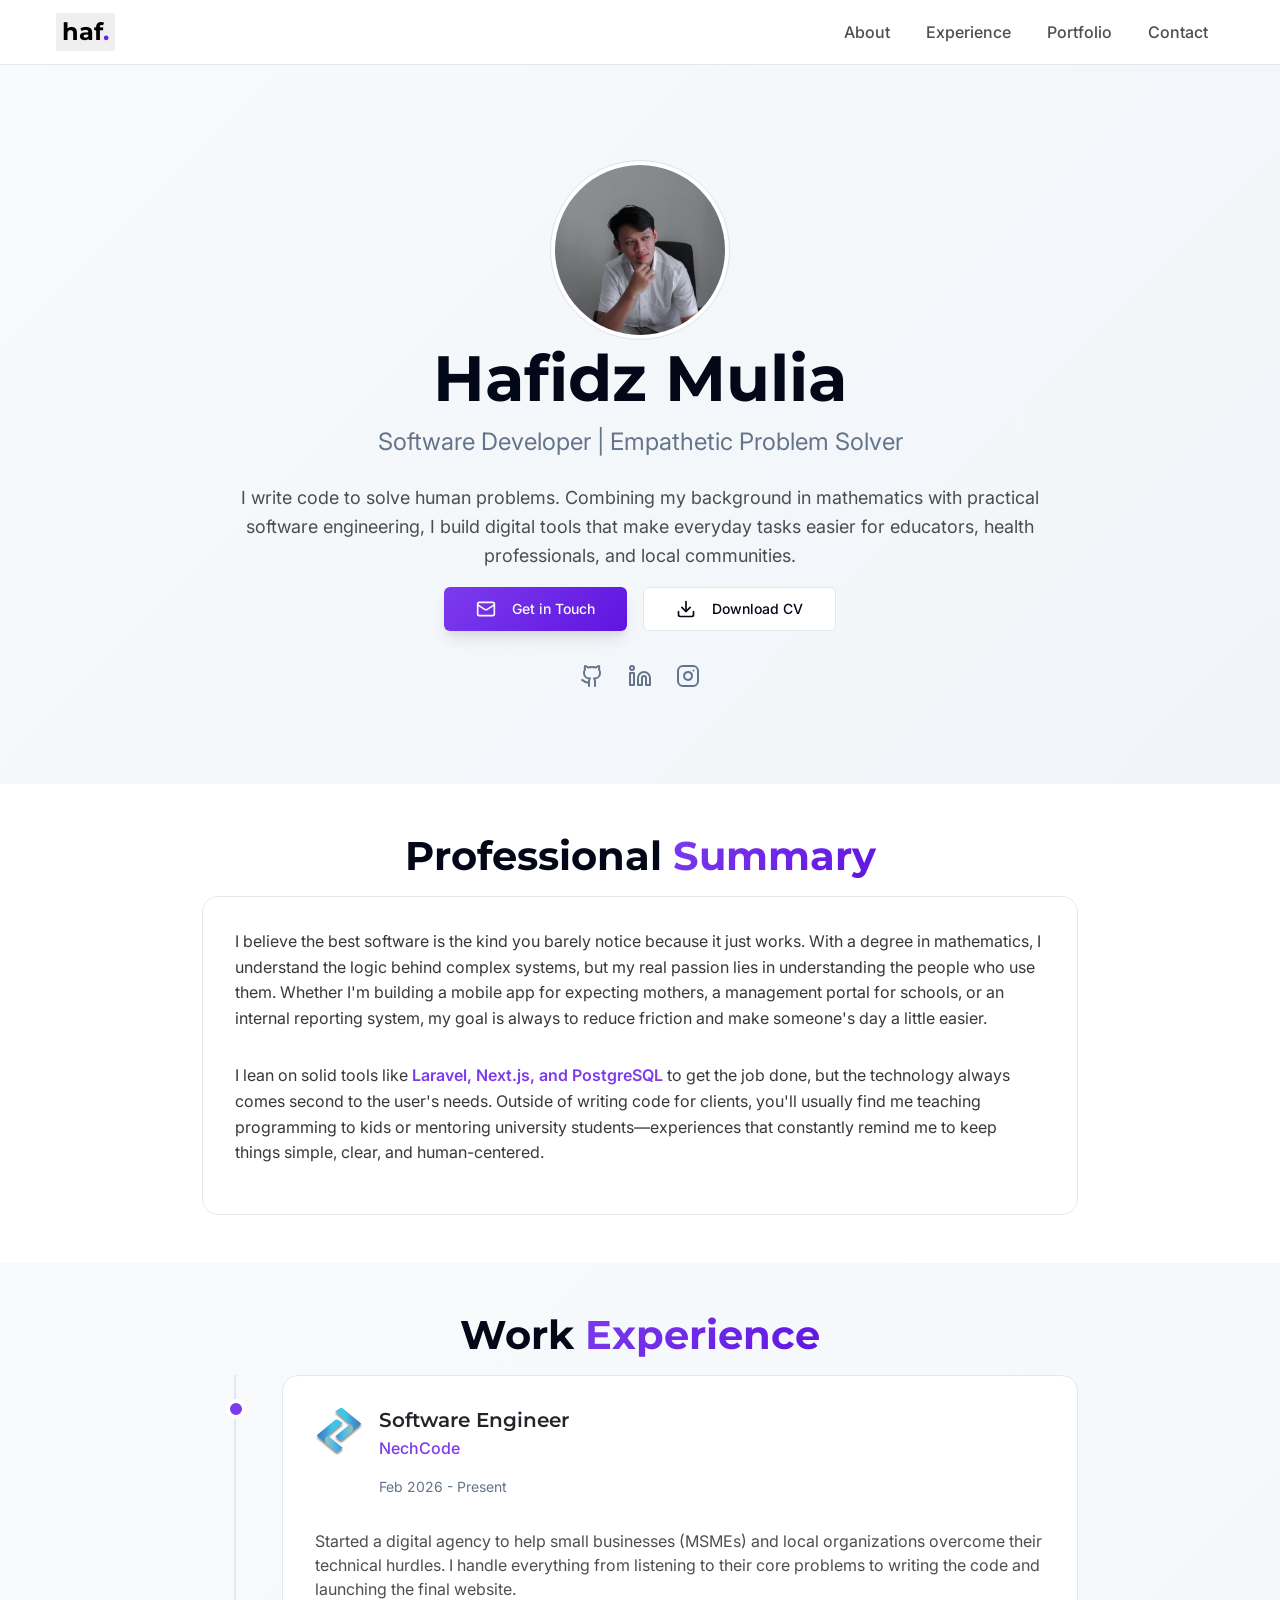
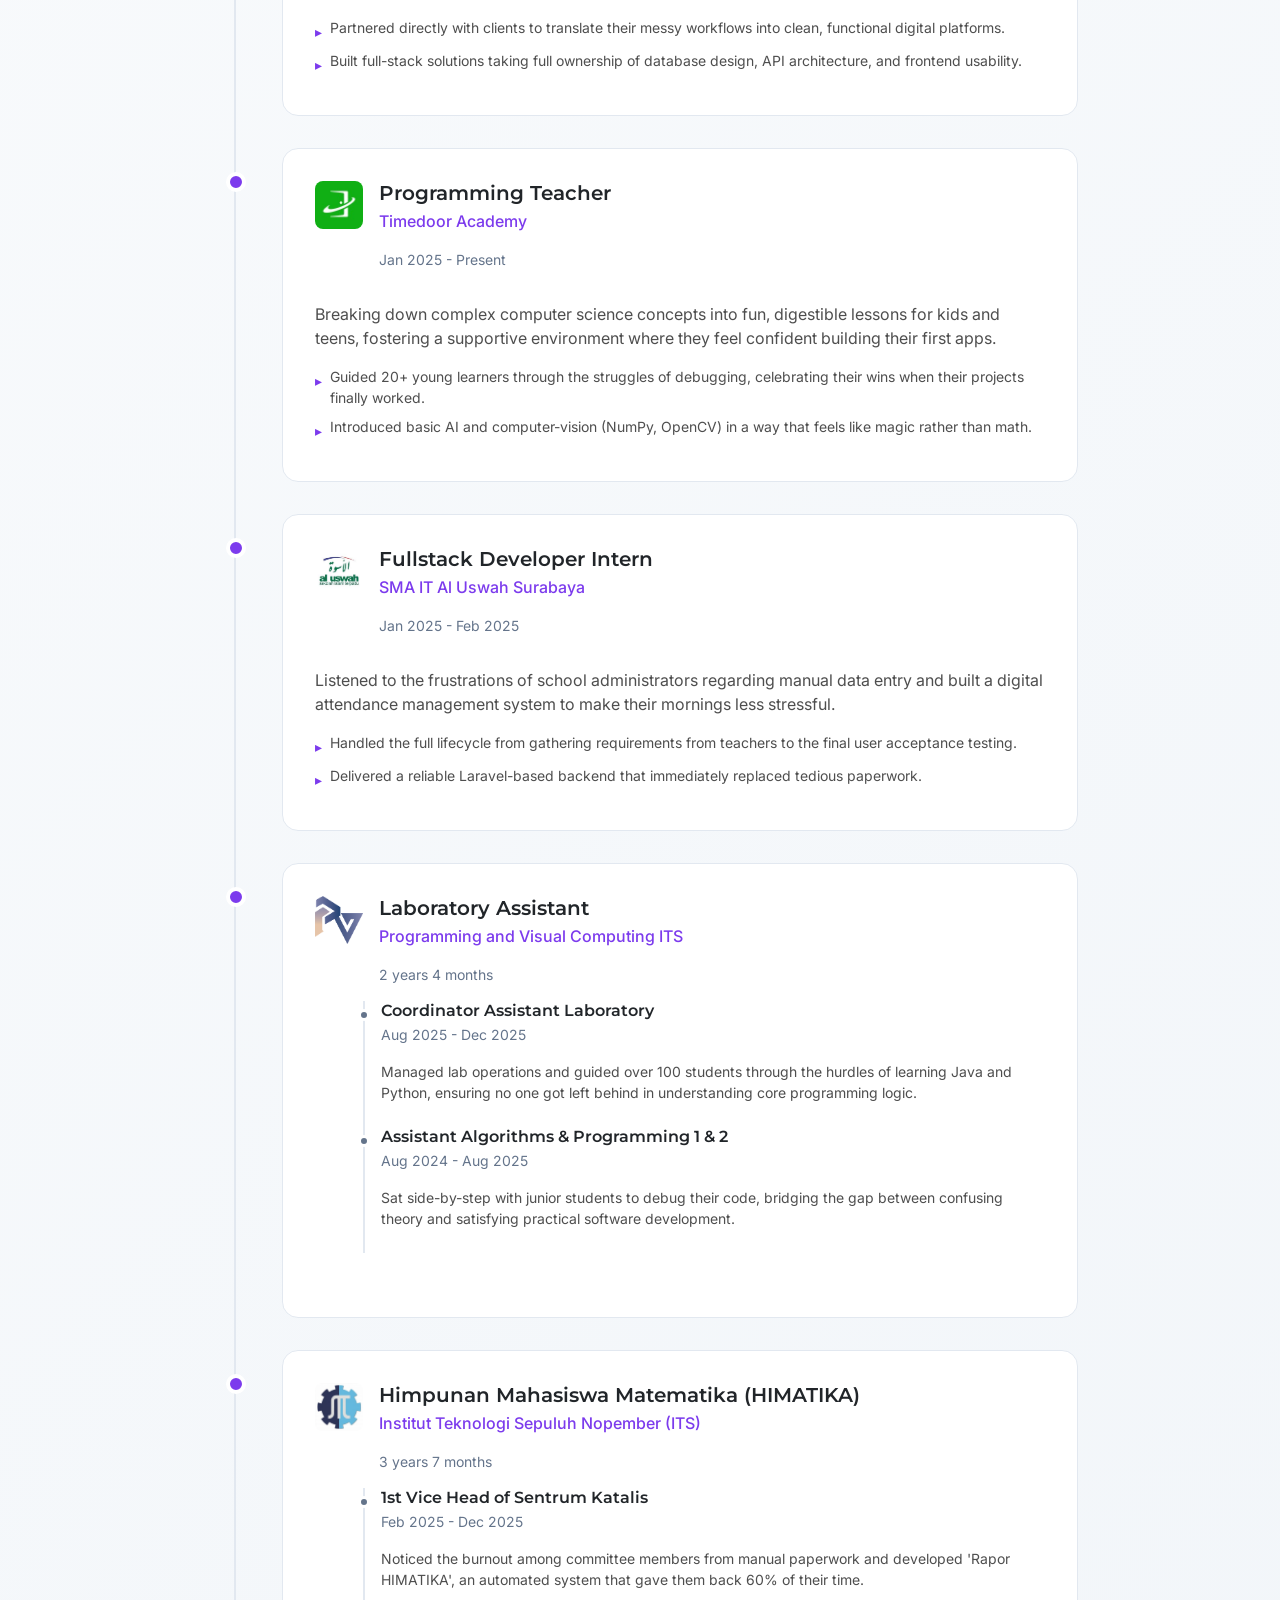
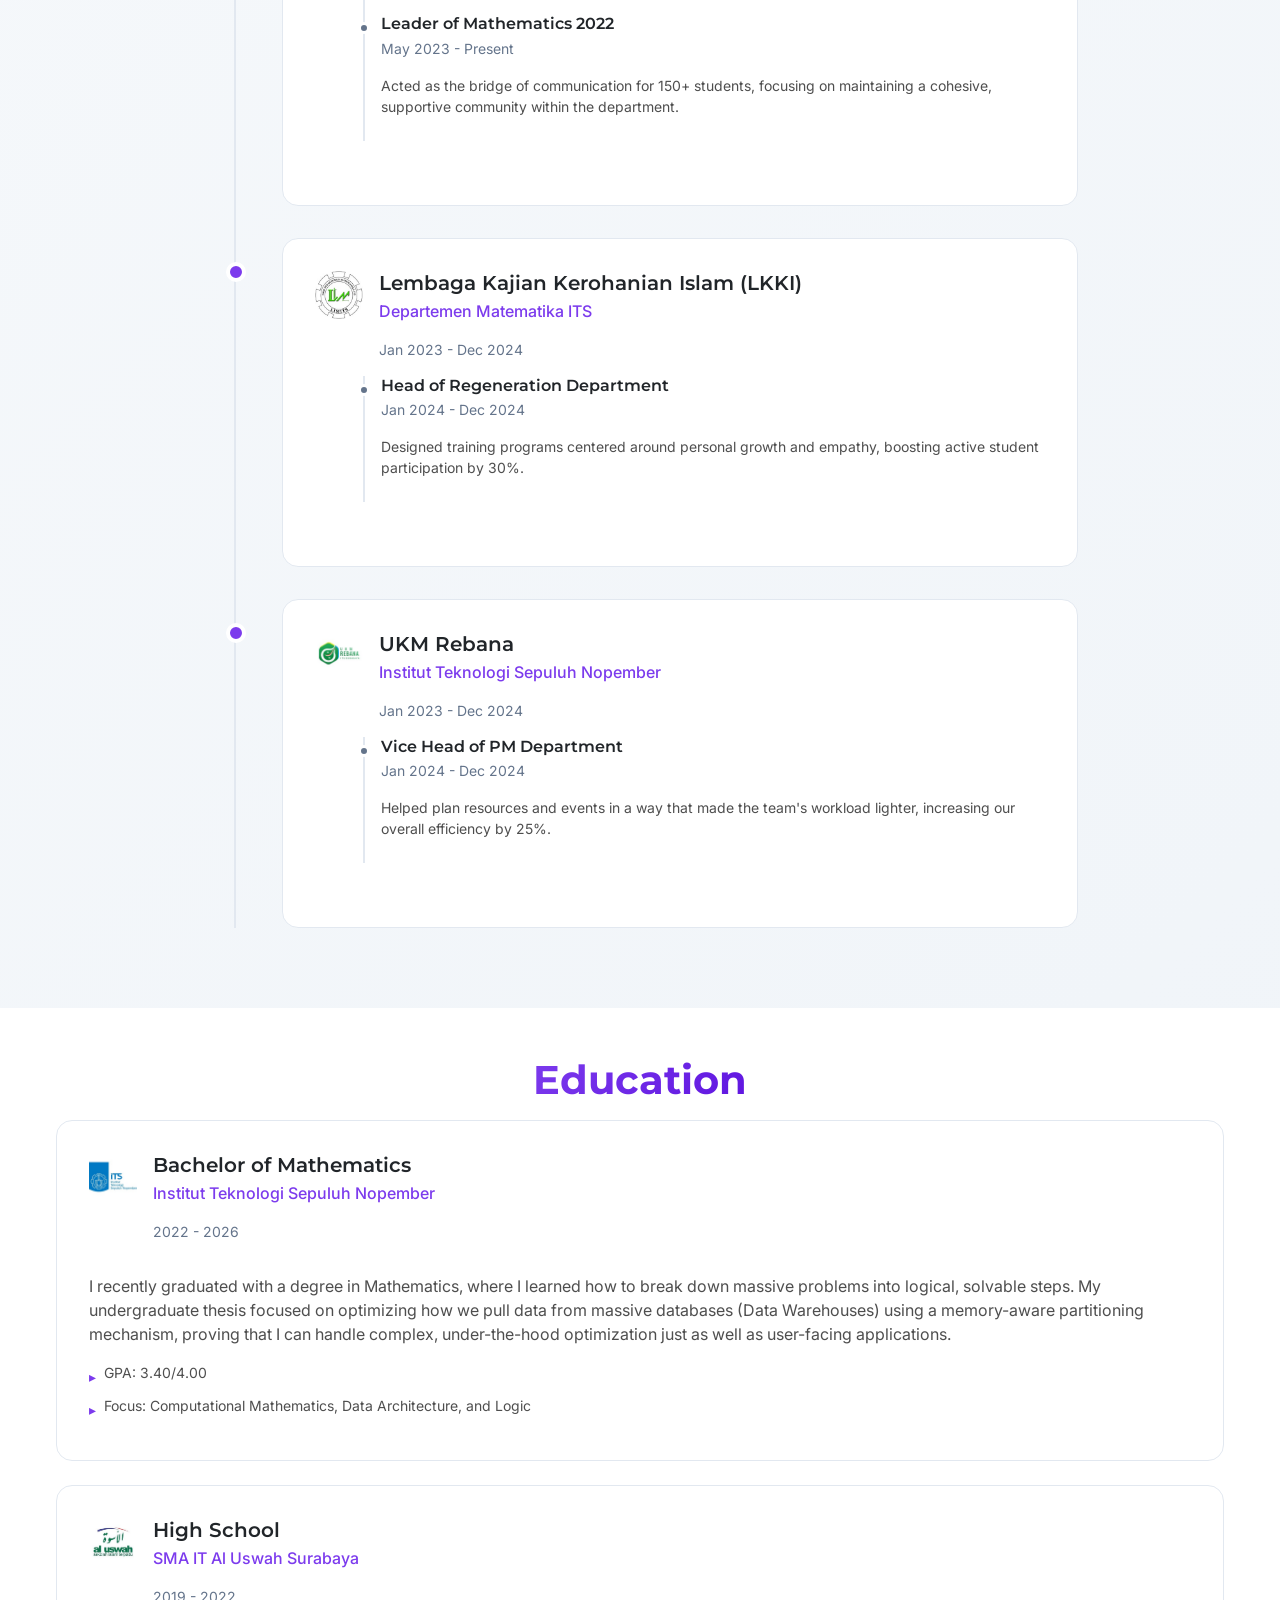
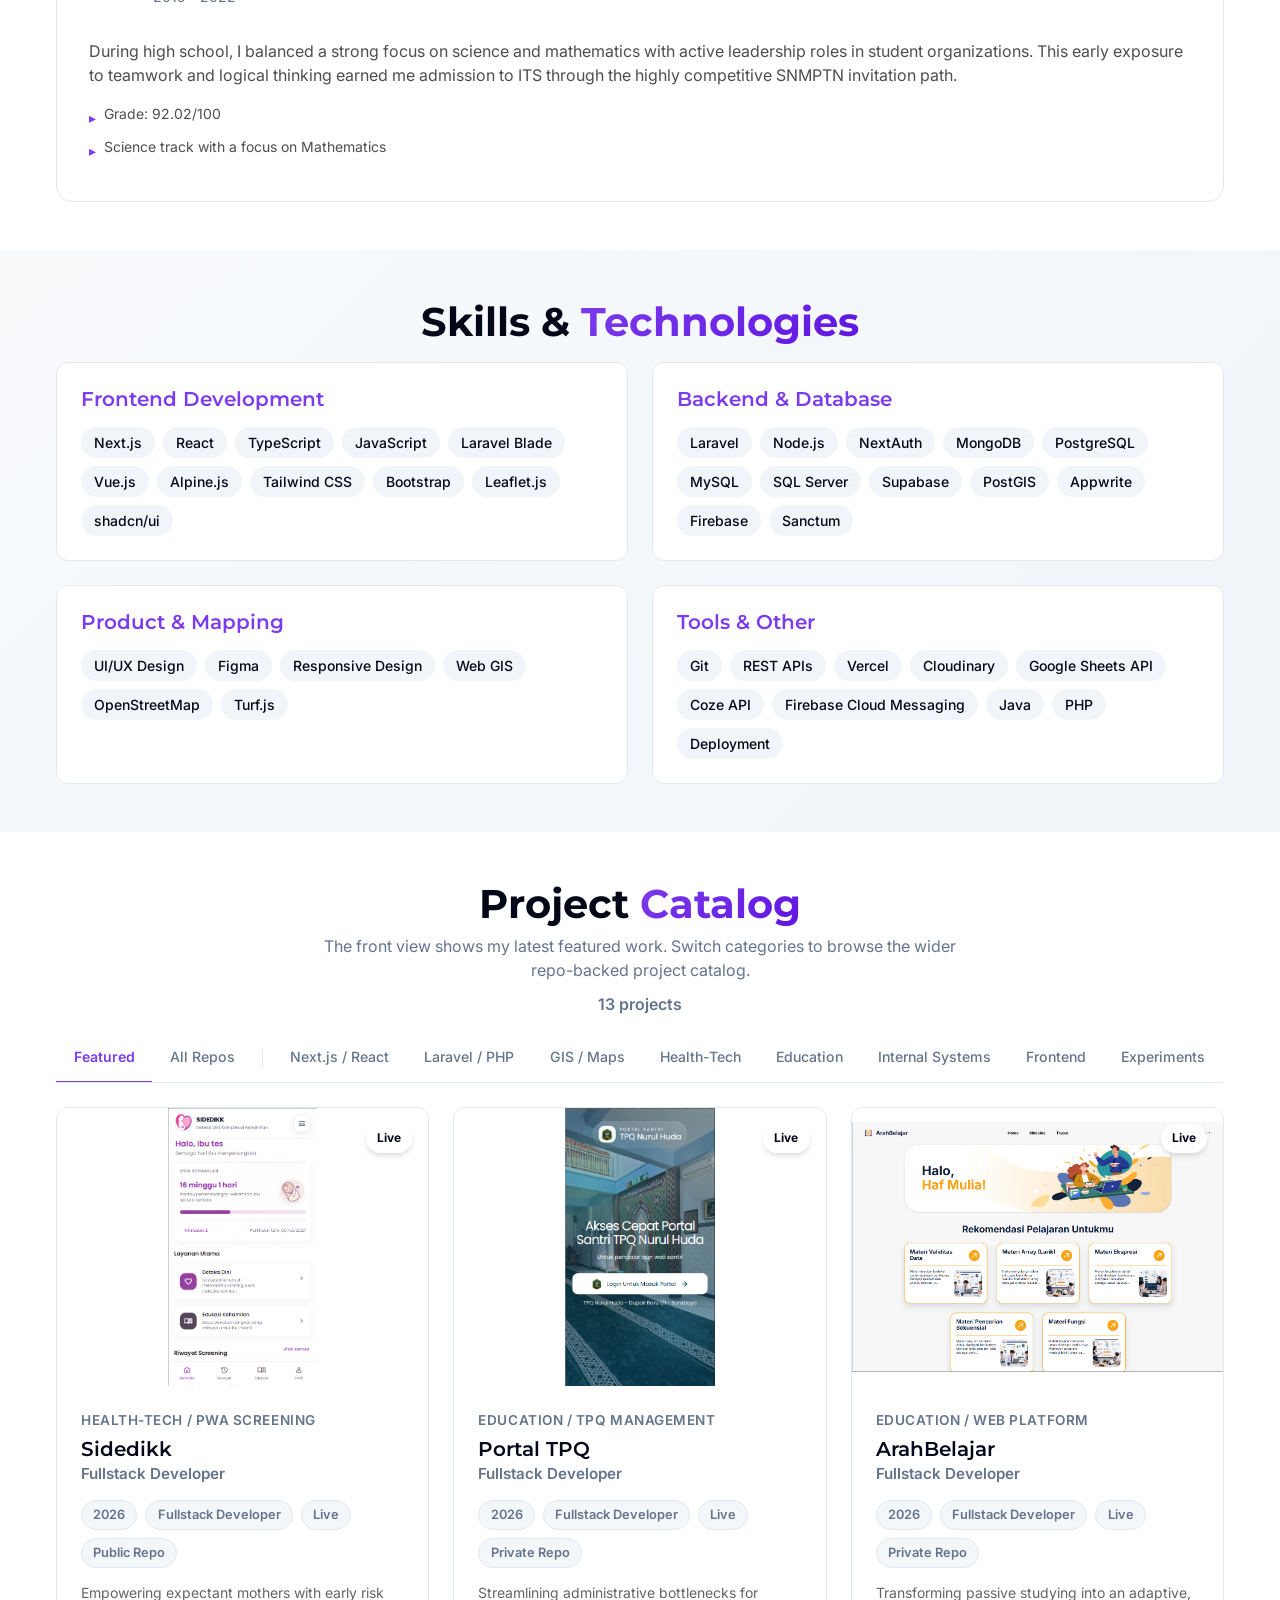
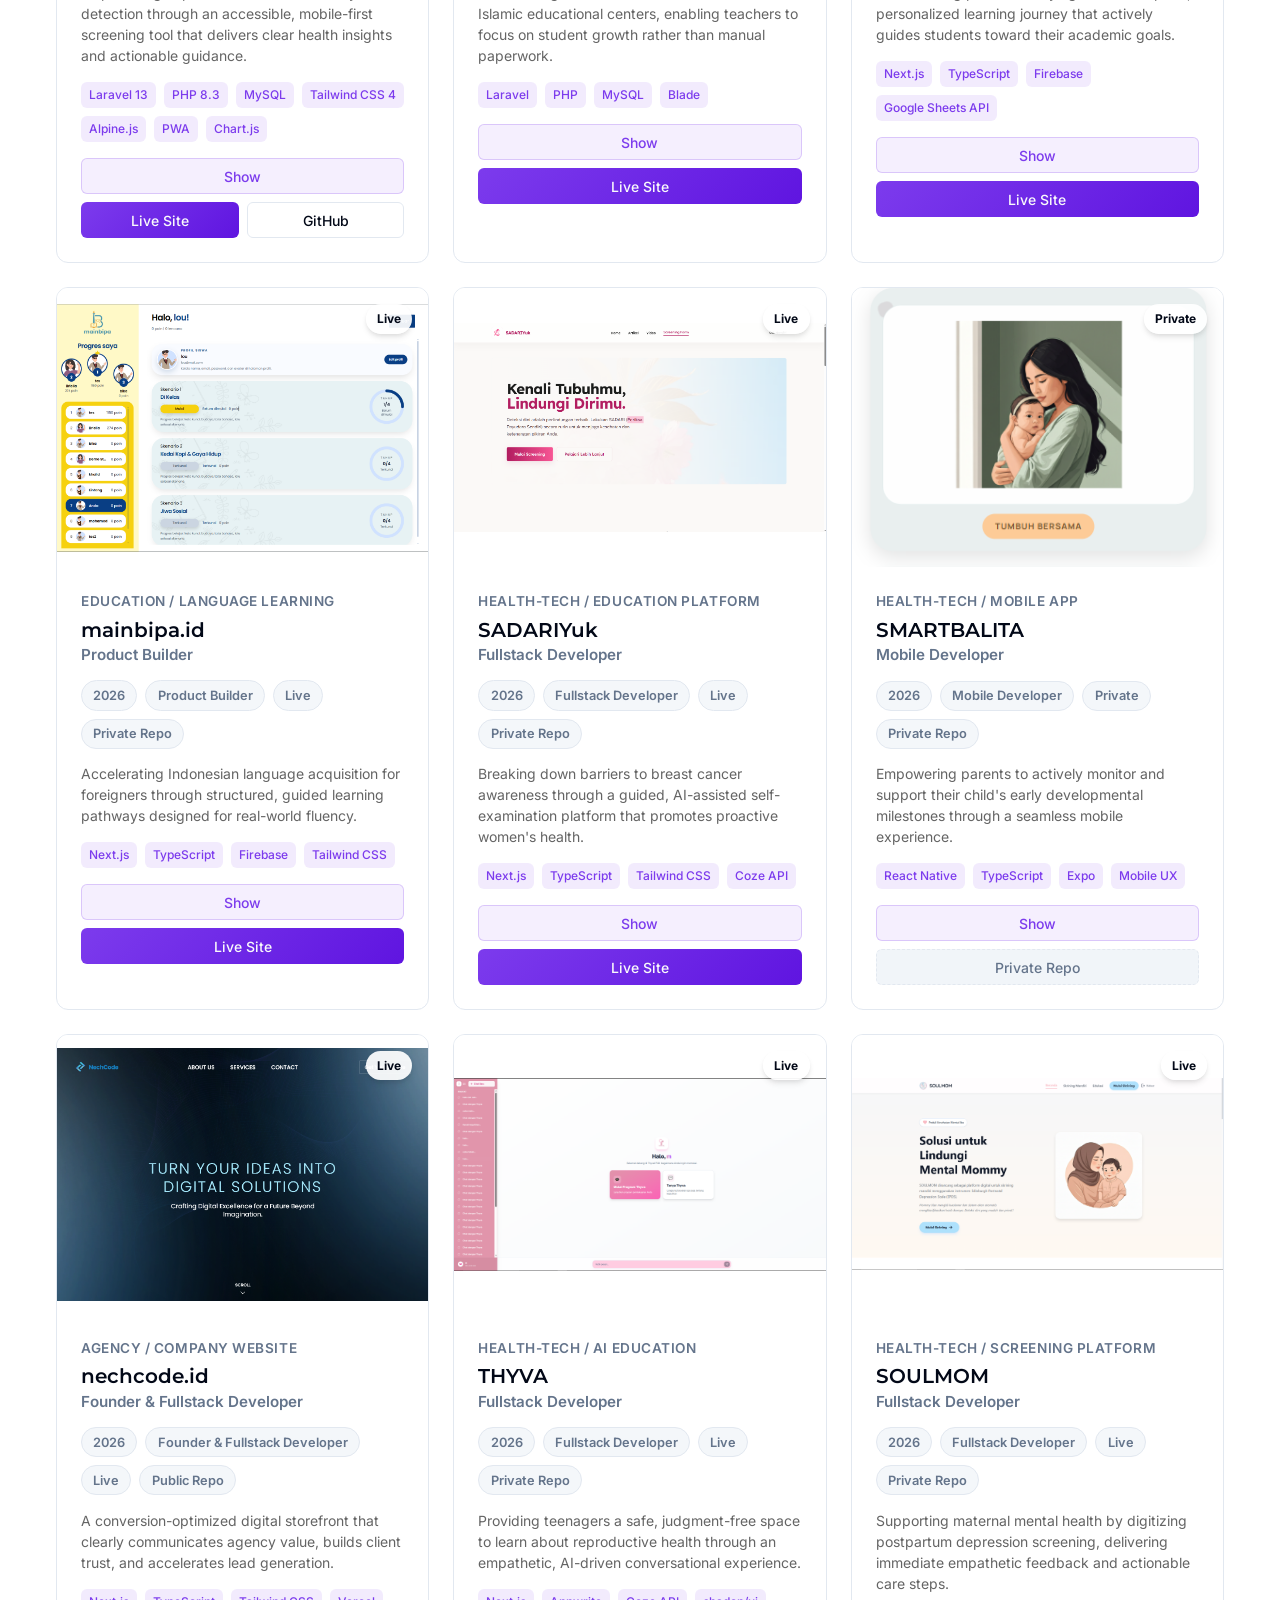
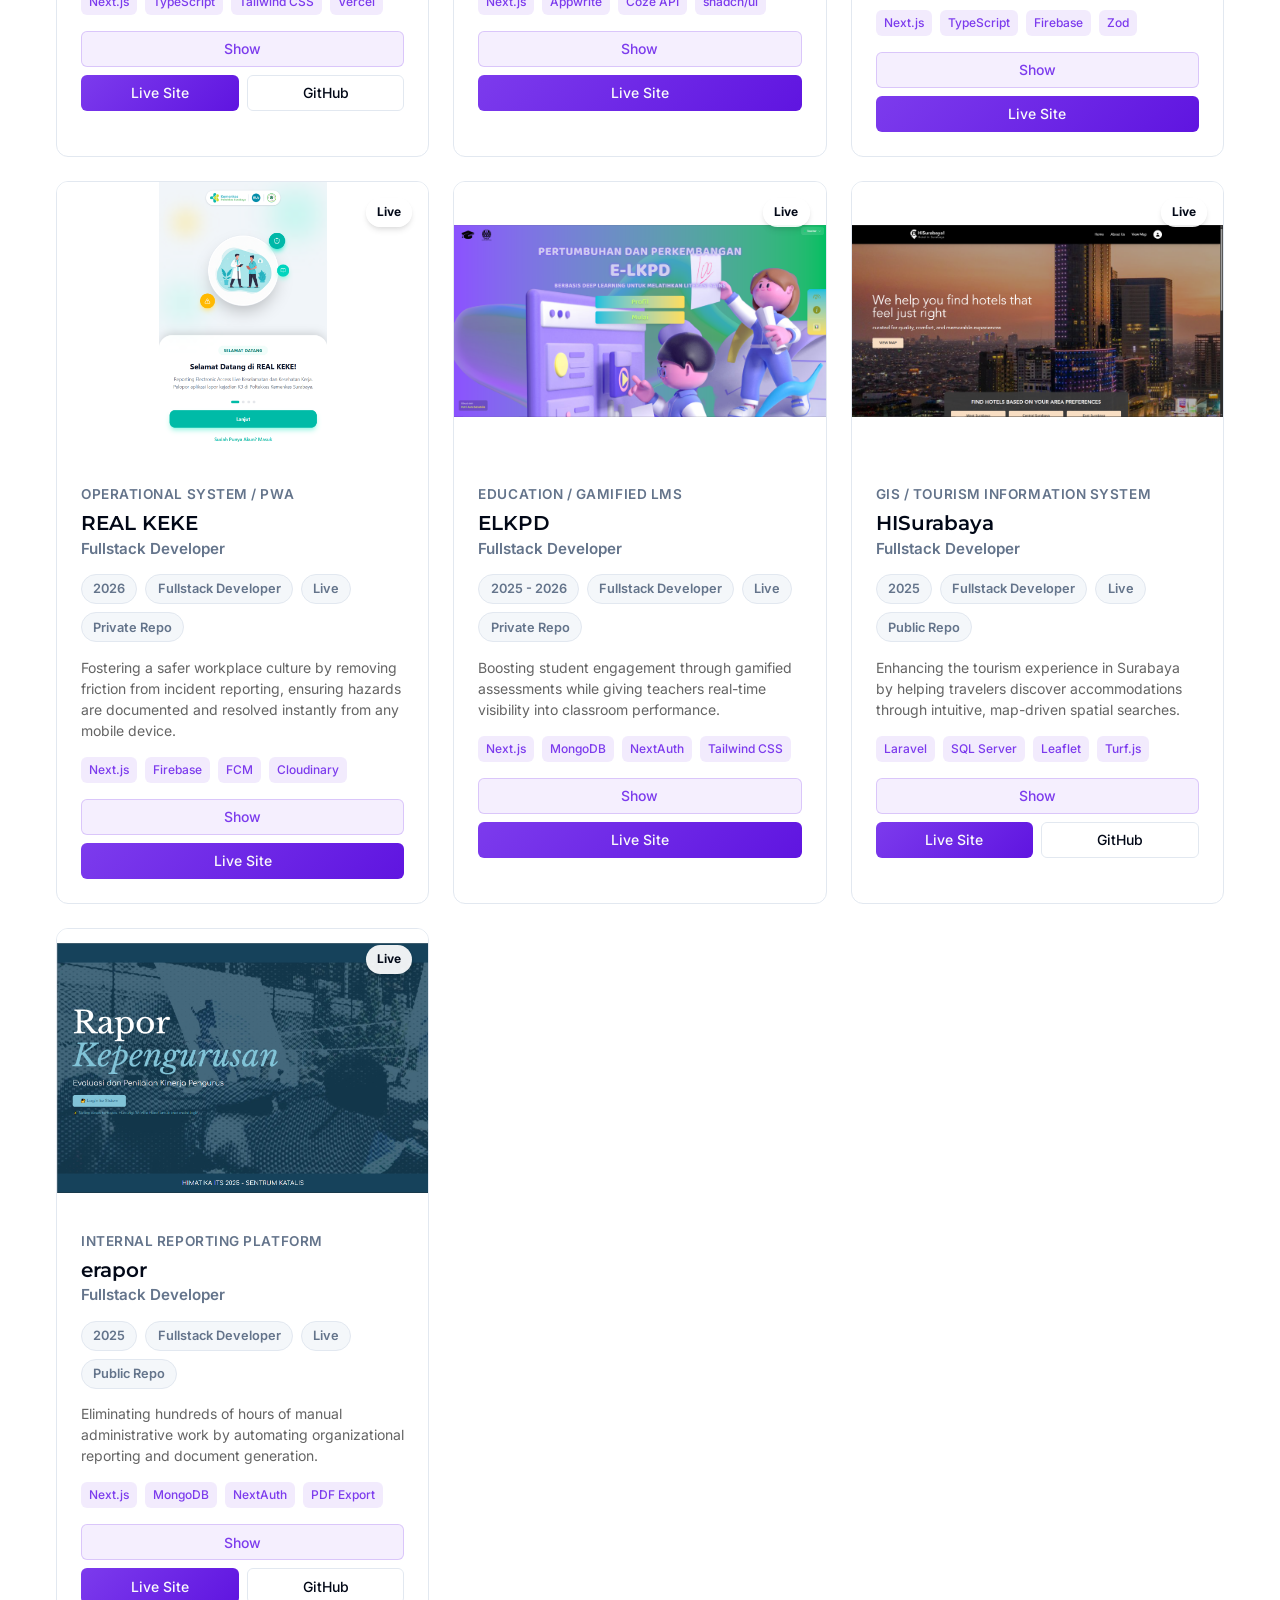
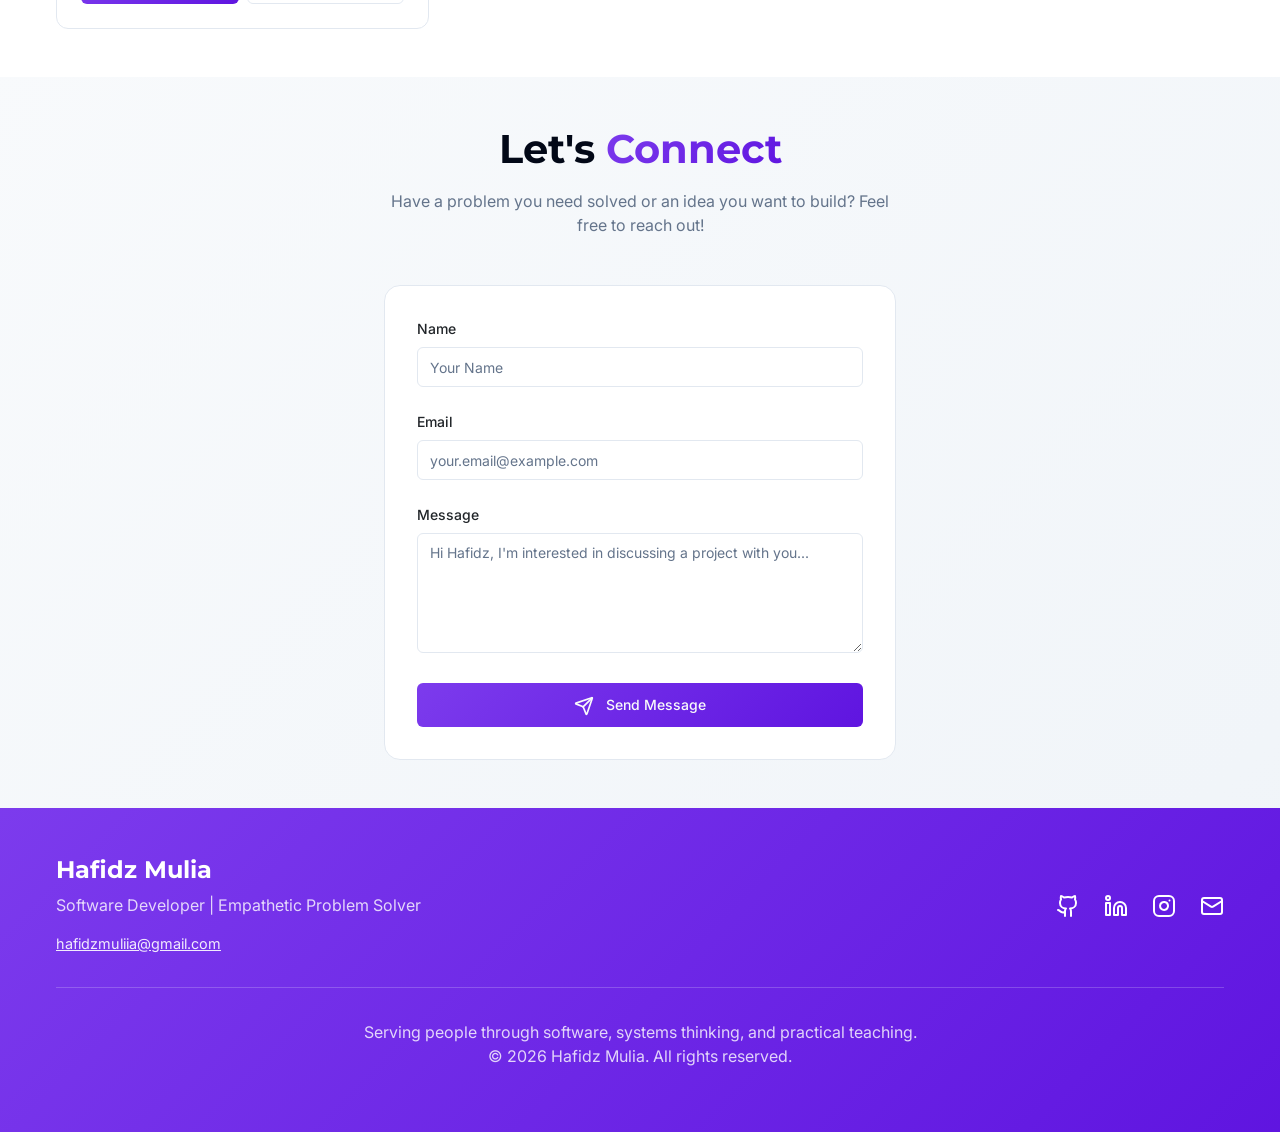
<file: _haf_sync/index.html>
<!DOCTYPE html>
<html lang="en">
<head>
    <meta charset="UTF-8">
    <meta name="viewport" content="width=device-width, initial-scale=1.0">
    <title>Hafidz Mulia - Software Developer & Empathetic Problem Solver</title>
    <meta name="description" content="Portfolio of Hafidz Mulia, a software developer focused on building intuitive digital tools that solve everyday problems for education, healthcare, and local businesses.">
    <meta name="author" content="Hafidz Mulia">
    <meta name="keywords" content="software developer, fullstack developer, laravel, next.js, web development, indonesia, frontend, backend">

    <!-- Open Graph Meta Tags -->
    <meta property="og:title" content="Hafidz Mulia - Software Developer & Empathetic Problem Solver">
    <meta property="og:description" content="I write code to solve human problems. Explore my work across education, internal operations, and health-support platforms.">
    <meta property="og:type" content="website">
    <meta property="og:image" content="img/profile.jpg">

    <!-- Twitter Meta Tags -->
    <meta name="twitter:card" content="summary_large_image">
    <meta name="twitter:title" content="Hafidz Mulia - Software Developer">
    <meta name="twitter:description" content="Portfolio featuring digital products built with empathy and technical rigor by Hafidz Mulia.">
    <meta name="twitter:image" content="img/profile.jpg">
    
    <!-- Google Fonts -->
    <link rel="preconnect" href="https://fonts.googleapis.com">
    <link rel="preconnect" href="https://fonts.gstatic.com" crossorigin>
    <link href="https://fonts.googleapis.com/css2?family=Inter:wght@300;400;500;600;700&family=Montserrat:wght@400;500;600;700&display=swap" rel="stylesheet">
    
    <!-- Bootstrap -->
    <link
      href="https://cdn.jsdelivr.net/npm/bootstrap@5.3.3/dist/css/bootstrap.min.css"
      rel="stylesheet"
      integrity="sha384-QWTKZyjpPEjISv5WaRU9OFeRpok6YctnYmDr5pNlyT2bRjXh0JMhjY6hW+ALEwIH"
      crossorigin="anonymous"
    />
    <!-- Custom CSS -->
    <link rel="stylesheet" href="css/style.css">
    
    <!-- Favicon -->
    <link rel="icon" type="image/png" href="img/logo.png">
</head>

<body>
    <!-- Toast Notification Container -->
    <div role="region" aria-label="Notifications (F8)" tabindex="-1" style="pointer-events: none;">
        <ol tabindex="-1" class="fixed top-0 z-[100] flex max-h-screen w-full flex-col-reverse p-4 sm:bottom-0 sm:right-0 sm:top-auto sm:flex-col md:max-w-[420px]"></ol>
    </div>
    
    <div class="min-h-screen">
        <!-- Navigation -->
        <div id="site-header"></div>

        <main>
            <!-- Hero Section -->
            <section id="home" class="hero gradient-subtle animate-fade-in">
                <div class="container">
                    <div class="hero-content">
                        <img
                            src="img/profile.jpg"
                            alt="Hafidz Mulia"
                            class="object-fit-sm-contain rounded-circle img-thumbnail"
                            width="180"
                        />
                        
                        <h1 class="hero-title font-montserrat">Hafidz Mulia</h1>
                        <p class="hero-subtitle">Software Developer | Empathetic Problem Solver</p>
                        <p class="hero-description">
                            I write code to solve human problems. Combining my background in mathematics with practical software engineering, I build digital tools that make everyday tasks easier for educators, health professionals, and local communities.
                        </p>
                        
                        <div class="hero-buttons">
                            <button class="btn btn-primary">
                                <svg xmlns="http://www.w3.org/2000/svg" width="24" height="24" viewBox="0 0 24 24" fill="none" stroke="currentColor" stroke-width="2" stroke-linecap="round" stroke-linejoin="round" style="width: 20px; height: 20px; margin-right: 8px;">
                                    <rect width="20" height="16" x="2" y="4" rx="2"></rect>
                                    <path d="m22 7-8.97 5.7a1.94 1.94 0 0 1-2.06 0L2 7"></path>
                                </svg>
                                Get in Touch
                            </button>
                            <a href="img/CV.pdf" download="CV_Hafidz_Mulia_2026.pdf" class="btn btn-secondary">
                                <svg xmlns="http://www.w3.org/2000/svg" width="24" height="24" viewBox="0 0 24 24" fill="none" stroke="currentColor" stroke-width="2" stroke-linecap="round" stroke-linejoin="round" style="width: 20px; height: 20px; margin-right: 8px;">
                                    <path d="M21 15v4a2 2 0 0 1-2 2H5a2 2 0 0 1-2-2v-4"></path>
                                    <polyline points="7 10 12 15 17 10"></polyline>
                                    <line x1="12" x2="12" y1="15" y2="3"></line>
                                </svg>
                                Download CV
                            </a>
                        </div>
                        
                        <div class="hero-social">
                            <a href="https://github.com/hafidzmulia-its" target="_blank" rel="noopener noreferrer" aria-label="GitHub">
                                <svg xmlns="http://www.w3.org/2000/svg" width="24" height="24" viewBox="0 0 24 24" fill="none" stroke="currentColor" stroke-width="2" stroke-linecap="round" stroke-linejoin="round">
                                    <path d="M15 22v-4a4.8 4.8 0 0 0-1-3.5c3 0 6-2 6-5.5.08-1.25-.27-2.48-1-3.5.28-1.15.28-2.35 0-3.5 0 0-1 0-3 1.5-2.64-.5-5.36-.5-8 0C6 2 5 2 5 2c-.3 1.15-.3 2.35 0 3.5A5.403 5.403 0 0 0 4 9c0 3.5 3 5.5 6 5.5-.39.49-.68 1.05-.85 1.65-.17.6-.22 1.23-.15 1.85v4"></path>
                                    <path d="M9 18c-4.51 2-5-2-7-2"></path>
                                </svg>
                            </a>
                            <a href="https://www.linkedin.com/in/hafidz-mulia/" target="_blank" rel="noopener noreferrer" aria-label="LinkedIn">
                                <svg xmlns="http://www.w3.org/2000/svg" width="24" height="24" viewBox="0 0 24 24" fill="none" stroke="currentColor" stroke-width="2" stroke-linecap="round" stroke-linejoin="round">
                                    <path d="M16 8a6 6 0 0 1 6 6v7h-4v-7a2 2 0 0 0-2-2 2 2 0 0 0-2 2v7h-4v-7a6 6 0 0 1 6-6z"></path>
                                    <rect width="4" height="12" x="2" y="9"></rect>
                                    <circle cx="4" cy="4" r="2"></circle>
                                </svg>
                            </a>
                            <a href="https://www.instagram.com/haf.mul/" target="_blank" rel="noopener noreferrer" aria-label="Instagram">
                                <svg xmlns="http://www.w3.org/2000/svg" width="24" height="24" viewBox="0 0 24 24" fill="none" stroke="currentColor" stroke-width="2" stroke-linecap="round" stroke-linejoin="round">
                                    <rect width="20" height="20" x="2" y="2" rx="5" ry="5"></rect>
                                    <path d="M16 11.37A4 4 0 1 1 12.63 8 4 4 0 0 1 16 11.37z"></path>
                                    <line x1="17.5" x2="17.51" y1="6.5" y2="6.5"></line>
                                </svg>
                            </a>
                        </div>
                    </div>
                </div>
            </section>

            <!-- About Section -->
            <section id="about" class="section-bg">
                <div class="container">
                    <h2 class="section-title font-montserrat">
                        Professional <span class="text-gradient">Summary</span>
                    </h2>
                    <div class="card">
                        <p class="card-content">
                            I believe the best software is the kind you barely notice because it just works. With a degree in mathematics, I understand the logic behind complex systems, but my real passion lies in understanding the people who use them. Whether I'm building a mobile app for expecting mothers, a management portal for schools, or an internal reporting system, my goal is always to reduce friction and make someone's day a little easier.
                        </p>
                        <p class="card-content" style="margin-top: 1rem;">
                            I lean on solid tools like <span style="font-weight: 600; color: var(--primary);">Laravel, Next.js, and PostgreSQL</span> to get the job done, but the technology always comes second to the user's needs. Outside of writing code for clients, you'll usually find me teaching programming to kids or mentoring university students—experiences that constantly remind me to keep things simple, clear, and human-centered.
                        </p>
                    </div>
                </div>
            </section>

            <!-- Experience Section -->
            <section id="experience" class="gradient-subtle">
                <div class="container">
                    <h2 class="section-title font-montserrat">
                        Work <span class="text-gradient">Experience</span>
                    </h2>
                    <div class="timeline">
                        <div class="timeline-line"></div>
                        
                        <!-- Professional Tech Experience -->
                        <div class="timeline-item">
                            <div class="timeline-dot"></div>
                            <div class="card">
                                <div class="experience-header">
                                    <img src="img/nechcode.png" alt="NechCode" class="experience-icon">
                                    <div class="experience-info">
                                        <h3 class="font-montserrat">Software Engineer</h3>
                                        <p class="experience-company">NechCode</p>
                                        <p class="experience-date">Feb 2026 - Present</p>
                                    </div>
                                </div>
                                <p class="experience-description">
                                    Started a digital agency to help small businesses (MSMEs) and local organizations overcome their technical hurdles. I handle everything from listening to their core problems to writing the code and launching the final website.
                                </p>
                                <ul class="experience-achievements">
                                    <li><span class="achievement-bullet">▸</span> Partnered directly with clients to translate their messy workflows into clean, functional digital platforms.</li>
                                    <li><span class="achievement-bullet">▸</span> Built full-stack solutions taking full ownership of database design, API architecture, and frontend usability.</li>
                                </ul>
                            </div>
                        </div>

                        <!-- Timedoor Academy -->
                        <div class="timeline-item">
                            <div class="timeline-dot"></div>
                            <div class="card">
                                <div class="experience-header">
                                    <img src="img/timedoor.jpg" alt="Timedoor Academy" class="experience-icon">
                                    <div class="experience-info">
                                        <h3 class="font-montserrat">Programming Teacher</h3>
                                        <p class="experience-company">Timedoor Academy</p>
                                        <p class="experience-date">Jan 2025 - Present</p>
                                    </div>
                                </div>
                                <p class="experience-description">
                                    Breaking down complex computer science concepts into fun, digestible lessons for kids and teens, fostering a supportive environment where they feel confident building their first apps.
                                </p>
                                <ul class="experience-achievements">
                                    <li><span class="achievement-bullet">▸</span> Guided 20+ young learners through the struggles of debugging, celebrating their wins when their projects finally worked.</li>
                                    <li><span class="achievement-bullet">▸</span> Introduced basic AI and computer-vision (NumPy, OpenCV) in a way that feels like magic rather than math.</li>
                                </ul>
                            </div>
                        </div>
                        
                        <!-- Professional Tech Internship -->
                        <div class="timeline-item">
                            <div class="timeline-dot"></div>
                            <div class="card">
                                <div class="experience-header">
                                    <img src="img/aluswah.png" alt="SMA IT Al Uswah" class="experience-icon">
                                    <div class="experience-info">
                                        <h3 class="font-montserrat">Fullstack Developer Intern</h3>
                                        <p class="experience-company">SMA IT Al Uswah Surabaya</p>
                                        <p class="experience-date">Jan 2025 - Feb 2025</p>
                                    </div>
                                </div>
                                <p class="experience-description">
                                    Listened to the frustrations of school administrators regarding manual data entry and built a digital attendance management system to make their mornings less stressful.
                                </p>
                                <ul class="experience-achievements">
                                    <li><span class="achievement-bullet">▸</span> Handled the full lifecycle from gathering requirements from teachers to the final user acceptance testing.</li>
                                    <li><span class="achievement-bullet">▸</span> Delivered a reliable Laravel-based backend that immediately replaced tedious paperwork.</li>
                                </ul>
                            </div>
                        </div>

                        <!-- Lab Assistant -->
                        <div class="timeline-item">
                            <div class="timeline-dot"></div>
                            <div class="card">
                                <div class="experience-header">
                                        <img src="img/Provicom.png" alt="Provicom" class="experience-icon">
                                    <div class="experience-info">
                                        <h3 class="font-montserrat">Laboratory Assistant</h3>
                                        <p class="experience-company">Programming and Visual Computing ITS</p>
                                        <p class="experience-date" id="coordinator-duration">Aug 2024 - Present</p>
                                    </div>
                                </div>
                                <div class="subtimeline">
                                    <div class="timeline-item">
                                        <div class="timeline-dot"></div>
                                        <h4 class="font-montserrat">Coordinator Assistant Laboratory</h4>
                                        <p class="experience-date">Aug 2025 - Dec 2025</p>
                                        <p class="experience-description">Managed lab operations and guided over 100 students through the hurdles of learning Java and Python, ensuring no one got left behind in understanding core programming logic.</p>
                                    </div>
                                    <div class="timeline-item">
                                        <div class="timeline-dot"></div>
                                        <h4 class="font-montserrat">Assistant Algorithms & Programming 1 & 2</h4>
                                        <p class="experience-date">Aug 2024 - Aug 2025</p>
                                        <p class="experience-description">Sat side-by-step with junior students to debug their code, bridging the gap between confusing theory and satisfying practical software development.</p>
                                    </div>
                                </div>
                            </div>
                        </div>

                        <!-- HIMATIKA -->
                        <div class="timeline-item">
                            <div class="timeline-dot"></div>
                            <div class="card">
                                <div class="experience-header">
                                        <img src="img/himatika.png" alt="HIMATIKA ITS" class="experience-icon">
                                    <div class="experience-info">
                                        <h3 class="font-montserrat">Himpunan Mahasiswa Matematika (HIMATIKA)</h3>
                                        <p class="experience-company">Institut Teknologi Sepuluh Nopember (ITS)</p>
                                        <p class="experience-date" id="himatika-duration">May 2023 - Dec 2025</p>
                                    </div>
                                </div>
                                <div class="subtimeline">
                                    <div class="timeline-item">
                                        <div class="timeline-dot"></div>
                                        <h4 class="font-montserrat">1st Vice Head of Sentrum Katalis</h4>
                                        <p class="experience-date">Feb 2025 - Dec 2025</p>
                                        <p class="experience-description">Noticed the burnout among committee members from manual paperwork and developed 'Rapor HIMATIKA', an automated system that gave them back 60% of their time.</p>
                                    </div>
                                    <div class="timeline-item">
                                        <div class="timeline-dot"></div>
                                        <h4 class="font-montserrat">Leader of Mathematics 2022</h4>
                                        <p class="experience-date">May 2023 - Present</p>
                                        <p class="experience-description">Acted as the bridge of communication for 150+ students, focusing on maintaining a cohesive, supportive community within the department.</p>
                                    </div>
                                </div>
                            </div>
                        </div>

                        <!-- LKKI -->
                        <div class="timeline-item">
                            <div class="timeline-dot"></div>
                            <div class="card">
                                <div class="experience-header">
                                        <img src="img/LKKI.png" alt="LKKI Matematika ITS" class="experience-icon">
                                    <div class="experience-info">
                                        <h3 class="font-montserrat">Lembaga Kajian Kerohanian Islam (LKKI)</h3>
                                        <p class="experience-company">Departemen Matematika ITS</p>
                                        <p class="experience-date">Jan 2023 - Dec 2024</p>
                                    </div>
                                </div>
                                <div class="subtimeline">
                                    <div class="timeline-item">
                                        <div class="timeline-dot"></div>
                                        <h4 class="font-montserrat">Head of Regeneration Department</h4>
                                        <p class="experience-date">Jan 2024 - Dec 2024</p>
                                        <p class="experience-description">Designed training programs centered around personal growth and empathy, boosting active student participation by 30%.</p>
                                    </div>
                                </div>
                            </div>
                        </div>

                        <!-- UKM Rebana -->
                        <div class="timeline-item">
                            <div class="timeline-dot"></div>
                            <div class="card">
                                <div class="experience-header">
                                        <img src="img/rebana.png" alt="UKM Rebana ITS" class="experience-icon">
                                        <div class="experience-info">
                                            <h3 class="font-montserrat">UKM Rebana</h3>
                                            <p class="experience-company">Institut Teknologi Sepuluh Nopember</p>
                                            <p class="experience-date">Jan 2023 - Dec 2024</p>
                                        </div>
                                    </div>
                                    <div class="subtimeline">
                                        <div class="timeline-item">
                                            <div class="timeline-dot"></div>
                                            <h4 class="font-montserrat">Vice Head of PM Department</h4>
                                            <p class="experience-date">Jan 2024 - Dec 2024</p>
                                            <p class="experience-description">Helped plan resources and events in a way that made the team's workload lighter, increasing our overall efficiency by 25%.</p>
                                        </div>
                                    </div>
                                </div>
                            </div>
                        </div>
                    </div>
                </div>
            </section>
                
            <!-- Education Section -->
            <section id="education" class="section-bg">
                <div class="container">
                    <h2 class="section-title font-montserrat">
                        <span class="text-gradient">Education</span>
                    </h2>
                    <div class="grid">
                        <div class="card">
                            <div class="experience-header">
                                <img src="img/ITS.png" alt="ITS" class="experience-icon">
                                <div class="experience-info">
                                    <h3 class="font-montserrat">Bachelor of Mathematics</h3>
                                    <p class="experience-company">Institut Teknologi Sepuluh Nopember</p>
                                    <p class="experience-date">2022 - 2026</p>
                                </div>
                            </div>
                            <p class="experience-description">
                                I recently graduated with a degree in Mathematics, where I learned how to break down massive problems into logical, solvable steps. My undergraduate thesis focused on optimizing how we pull data from massive databases (Data Warehouses) using a memory-aware partitioning mechanism, proving that I can handle complex, under-the-hood optimization just as well as user-facing applications.
                            </p>
                            <ul class="experience-achievements">
                                <li><span class="achievement-bullet">▸</span> GPA: 3.40/4.00</li>
                                <li><span class="achievement-bullet">▸</span> Focus: Computational Mathematics, Data Architecture, and Logic</li>
                            </ul>
                        </div>
                        
                        <div class="card">
                            <div class="experience-header">
                                <img src="img/aluswah.png" alt="Al Uswah" class="experience-icon">
                                <div class="experience-info">
                                    <h3 class="font-montserrat">High School</h3>
                                    <p class="experience-company">SMA IT Al Uswah Surabaya</p>
                                    <p class="experience-date">2019 - 2022</p>
                                </div>
                            </div>
                            <p class="experience-description">
                                During high school, I balanced a strong focus on science and mathematics with active leadership roles in student organizations. This early exposure to teamwork and logical thinking earned me admission to ITS through the highly competitive SNMPTN invitation path.
                            </p>
                            <ul class="experience-achievements">
                                <li><span class="achievement-bullet">▸</span> Grade: 92.02/100</li>
                                <li><span class="achievement-bullet">▸</span> Science track with a focus on Mathematics</li>
                            </ul>
                        </div>
                    </div>
                </div>
            </section>

            <!-- Skills Section -->
            <section id="skills" class="gradient-subtle">
                <div class="container">
                    <h2 class="section-title font-montserrat">
                        Skills & <span class="text-gradient">Technologies</span>
                    </h2>
                    <div class="skills-grid">
                        <div class="skill-category">
                            <h3 class="skill-category-title font-montserrat">Frontend Development</h3>
                            <div class="skill-tags">
                                <div class="skill-tag">Next.js</div>
                                <div class="skill-tag">React</div>
                                <div class="skill-tag">TypeScript</div>
                                <div class="skill-tag">JavaScript</div>
                                <div class="skill-tag">Laravel Blade</div>
                                <div class="skill-tag">Vue.js</div>
                                <div class="skill-tag">Alpine.js</div>
                                <div class="skill-tag">Tailwind CSS</div>
                                <div class="skill-tag">Bootstrap</div>
                                <div class="skill-tag">Leaflet.js</div>
                                <div class="skill-tag">shadcn/ui</div>
                            </div>
                        </div>
                        
                        <div class="skill-category">
                            <h3 class="skill-category-title font-montserrat">Backend & Database</h3>
                            <div class="skill-tags">
                                <div class="skill-tag">Laravel</div>
                                <div class="skill-tag">Node.js</div>
                                <div class="skill-tag">NextAuth</div>
                                <div class="skill-tag">MongoDB</div>
                                <div class="skill-tag">PostgreSQL</div>
                                <div class="skill-tag">MySQL</div>
                                <div class="skill-tag">SQL Server</div>
                                <div class="skill-tag">Supabase</div>
                                <div class="skill-tag">PostGIS</div>
                                <div class="skill-tag">Appwrite</div>
                                <div class="skill-tag">Firebase</div>
                                <div class="skill-tag">Sanctum</div>
                            </div>
                        </div>
                        
                        <div class="skill-category">
                            <h3 class="skill-category-title font-montserrat">Product & Mapping</h3>
                            <div class="skill-tags">
                                <div class="skill-tag">UI/UX Design</div>
                                <div class="skill-tag">Figma</div>
                                <div class="skill-tag">Responsive Design</div>
                                <div class="skill-tag">Web GIS</div>
                                <div class="skill-tag">OpenStreetMap</div>
                                <div class="skill-tag">Turf.js</div>
                            </div>
                        </div>
                        
                        <div class="skill-category">
                            <h3 class="skill-category-title font-montserrat">Tools & Other</h3>
                            <div class="skill-tags">
                                <div class="skill-tag">Git</div>
                                <div class="skill-tag">REST APIs</div>
                                <div class="skill-tag">Vercel</div>
                                <div class="skill-tag">Cloudinary</div>
                                <div class="skill-tag">Google Sheets API</div>
                                <div class="skill-tag">Coze API</div>
                                <div class="skill-tag">Firebase Cloud Messaging</div>
                                <div class="skill-tag">Java</div>
                                <div class="skill-tag">PHP</div>
                                <div class="skill-tag">Deployment</div>
                            </div>
                        </div>
                </div>
            </section>
            
            <!-- Projects Section -->
            <section id="projects" class="section-bg">
                <div class="container">
                    <div class="projects-header">
                        <div>
                            <h2 class="section-title font-montserrat">
                                Project <span class="text-gradient">Catalog</span>
                            </h2>
                            <p class="projects-intro">
                                The front view shows my latest featured work. Switch categories to browse the wider repo-backed project catalog.
                            </p>
                        </div>
                        <p class="projects-count" id="project-results-count">Loading projects...</p>
                    </div>
                    <div class="project-filter-bar" id="project-filter-bar" aria-label="Project categories"></div>
                    <div class="projects-grid" id="featured-projects-grid"></div>
                </div>
            </section>
            
            <!-- Contact Section -->
            <section id="contact" class="gradient-subtle">
                <div class="container">
                    <div class="contact-form">
                        <h2 class="section-title font-montserrat">
                            Let's <span class="text-gradient">Connect</span>
                        </h2>
                        <p class="contact-intro">
                            Have a problem you need solved or an idea you want to build? Feel free to reach out!
                        </p>
                        
                        <div class="card">
                            <form action="https://formspree.io/f/xrbzgnaz" method="POST">
                                <div class="form-group">
                                    <label for="name" class="form-label">Name</label>
                                    <input type="text" class="form-input" id="name" name="name" placeholder="Your Name" required>
                                </div>
                                
                                <div class="form-group">
                                    <label for="email" class="form-label">Email</label>
                                    <input type="email" class="form-input" id="email" name="email" placeholder="your.email@example.com" required>
                                </div>
                                
                                <div class="form-group">
                                    <label for="message" class="form-label">Message</label>
                                    <textarea class="form-textarea" id="message" name="message" placeholder="Hi Hafidz, I'm interested in discussing a project with you..." required></textarea>
                                </div>
                                
                                <button class="form-submit" type="submit">
                                    <svg xmlns="http://www.w3.org/2000/svg" width="20" height="20" viewBox="0 0 24 24" fill="none" stroke="currentColor" stroke-width="2" stroke-linecap="round" stroke-linejoin="round" style="margin-right: 8px;">
                                        <path d="M14.536 21.686a.5.5 0 0 0 .937-.024l6.5-19a.496.496 0 0 0-.635-.635l-19 6.5a.5.5 0 0 0-.024.937l7.93 3.18a2 2 0 0 1 1.112 1.11z"></path>
                                        <path d="m21.854 2.147-10.94 10.939"></path>
                                    </svg>
                                    Send Message
                                </button>
                            </form>
                        </div>
                    </div>
                </div>
            </section>
        </main>

        <!-- Footer -->
        <div id="site-footer"></div>
    </div>

    <!-- Custom JavaScript -->
    <script src="js/layout.js"></script>
    <script src="js/project-data.js"></script>
    <script src="js/script.js"></script>
    <script
      src="https://cdn.jsdelivr.net/npm/bootstrap@5.3.3/dist/js/bootstrap.bundle.min.js"
      integrity="sha384-YvpcrYf0tY3lHB60NNkmXc5s9fDVZLESaAA55NDzOxhy9GkcIdslK1eN7N6jIeHz"
      crossorigin="anonymous"
    ></script>
</body>
</html>
</file>
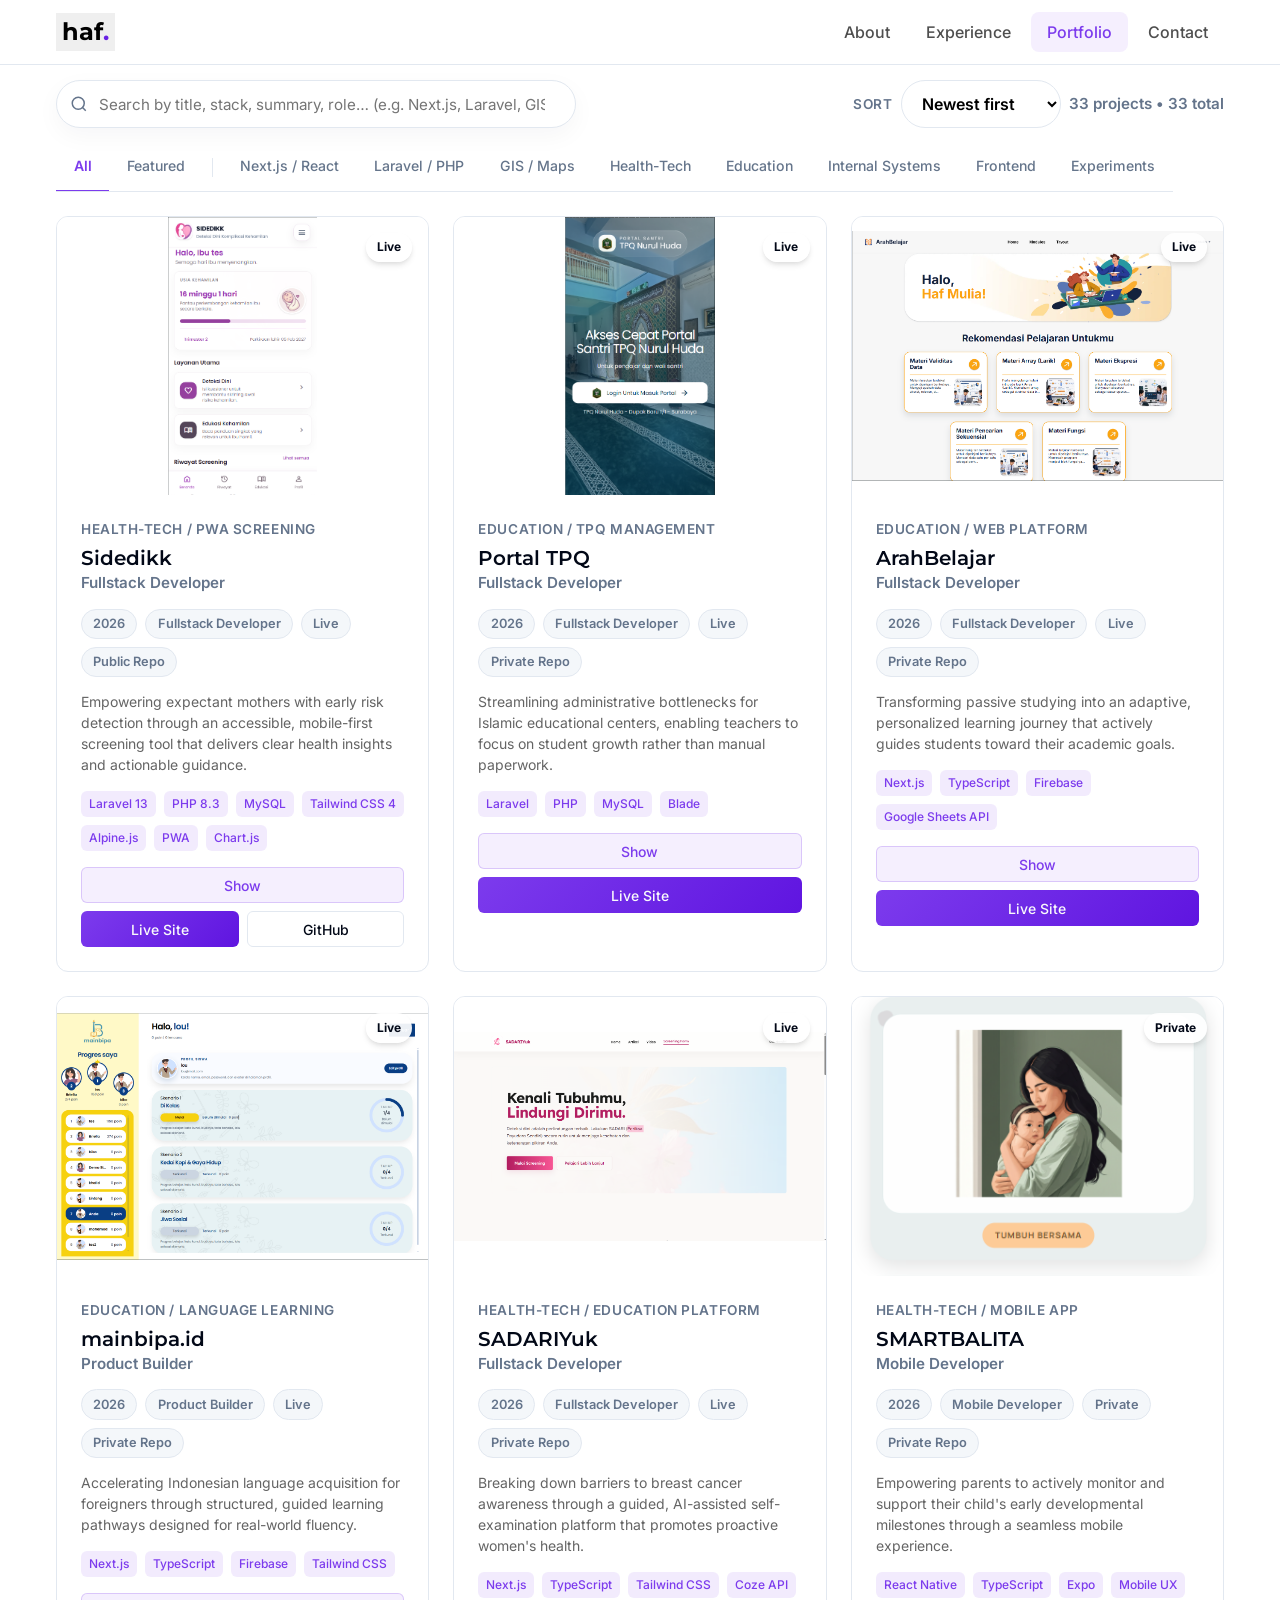
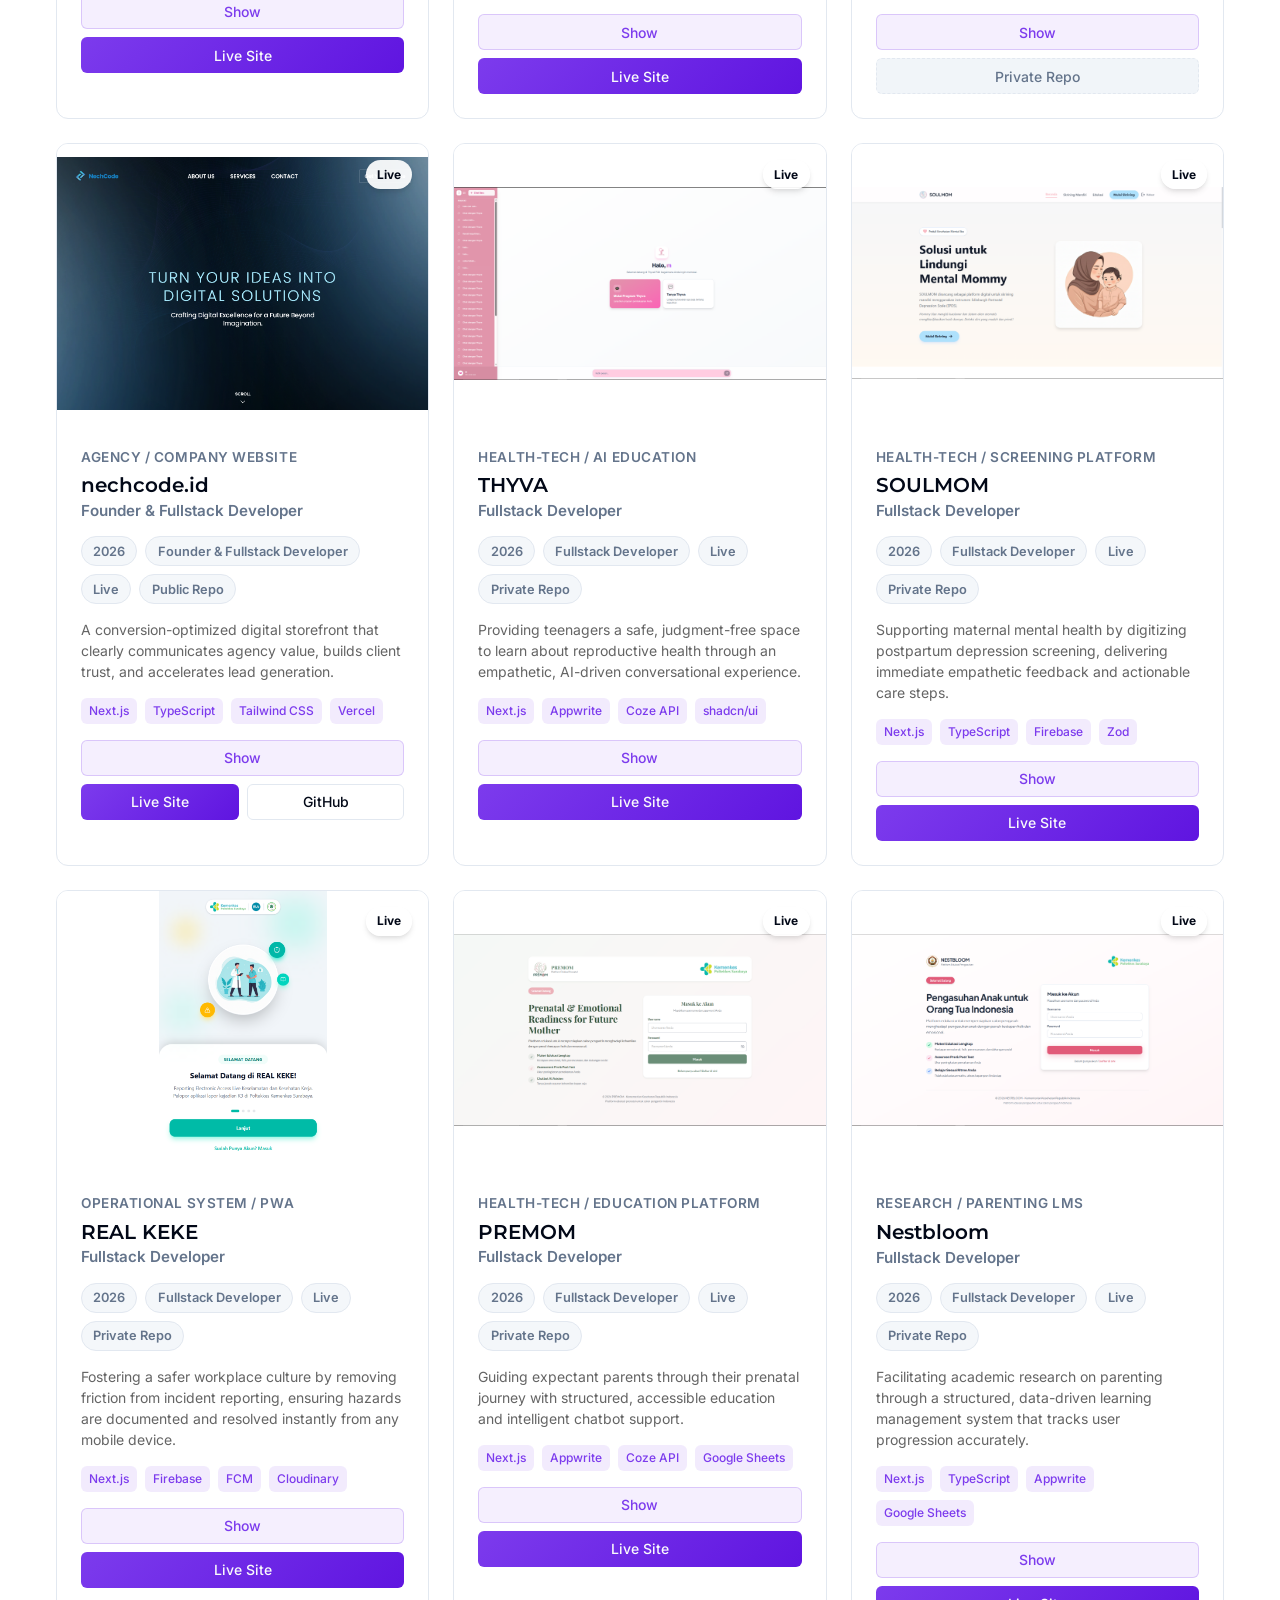
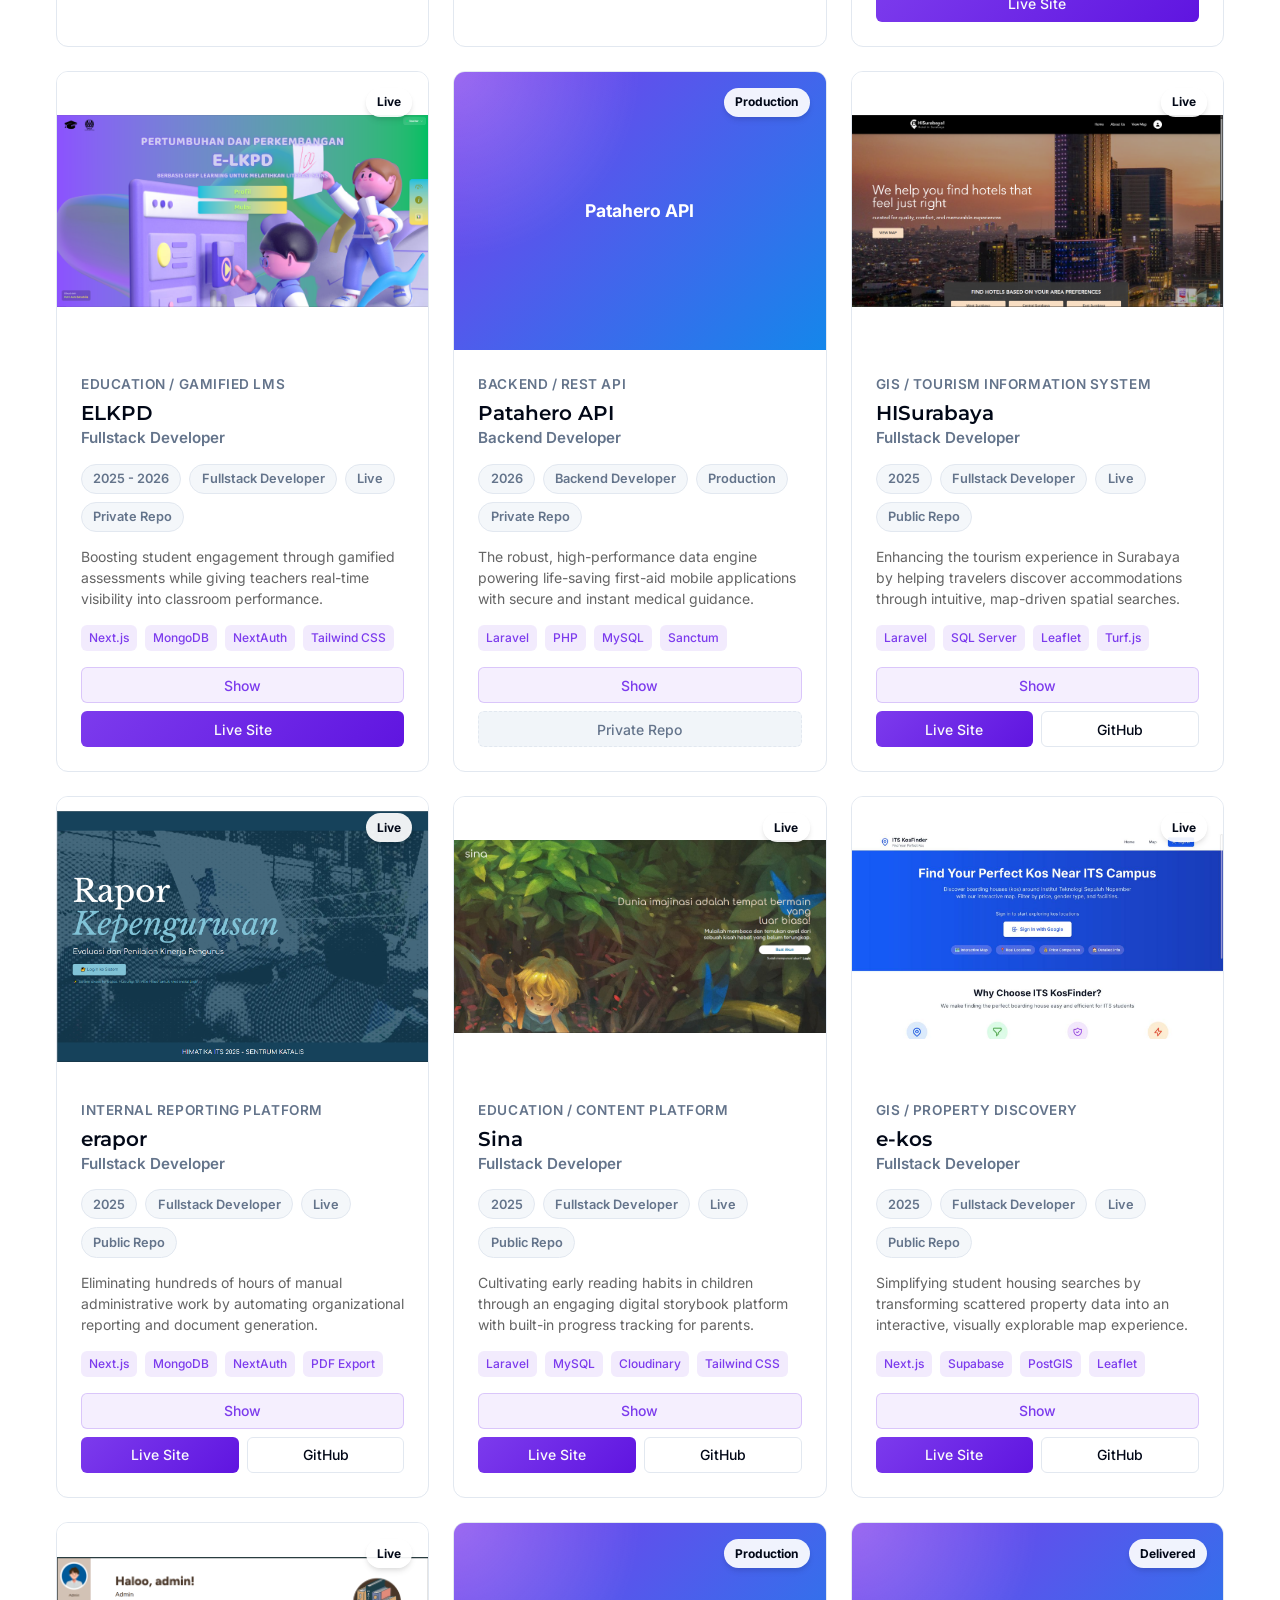
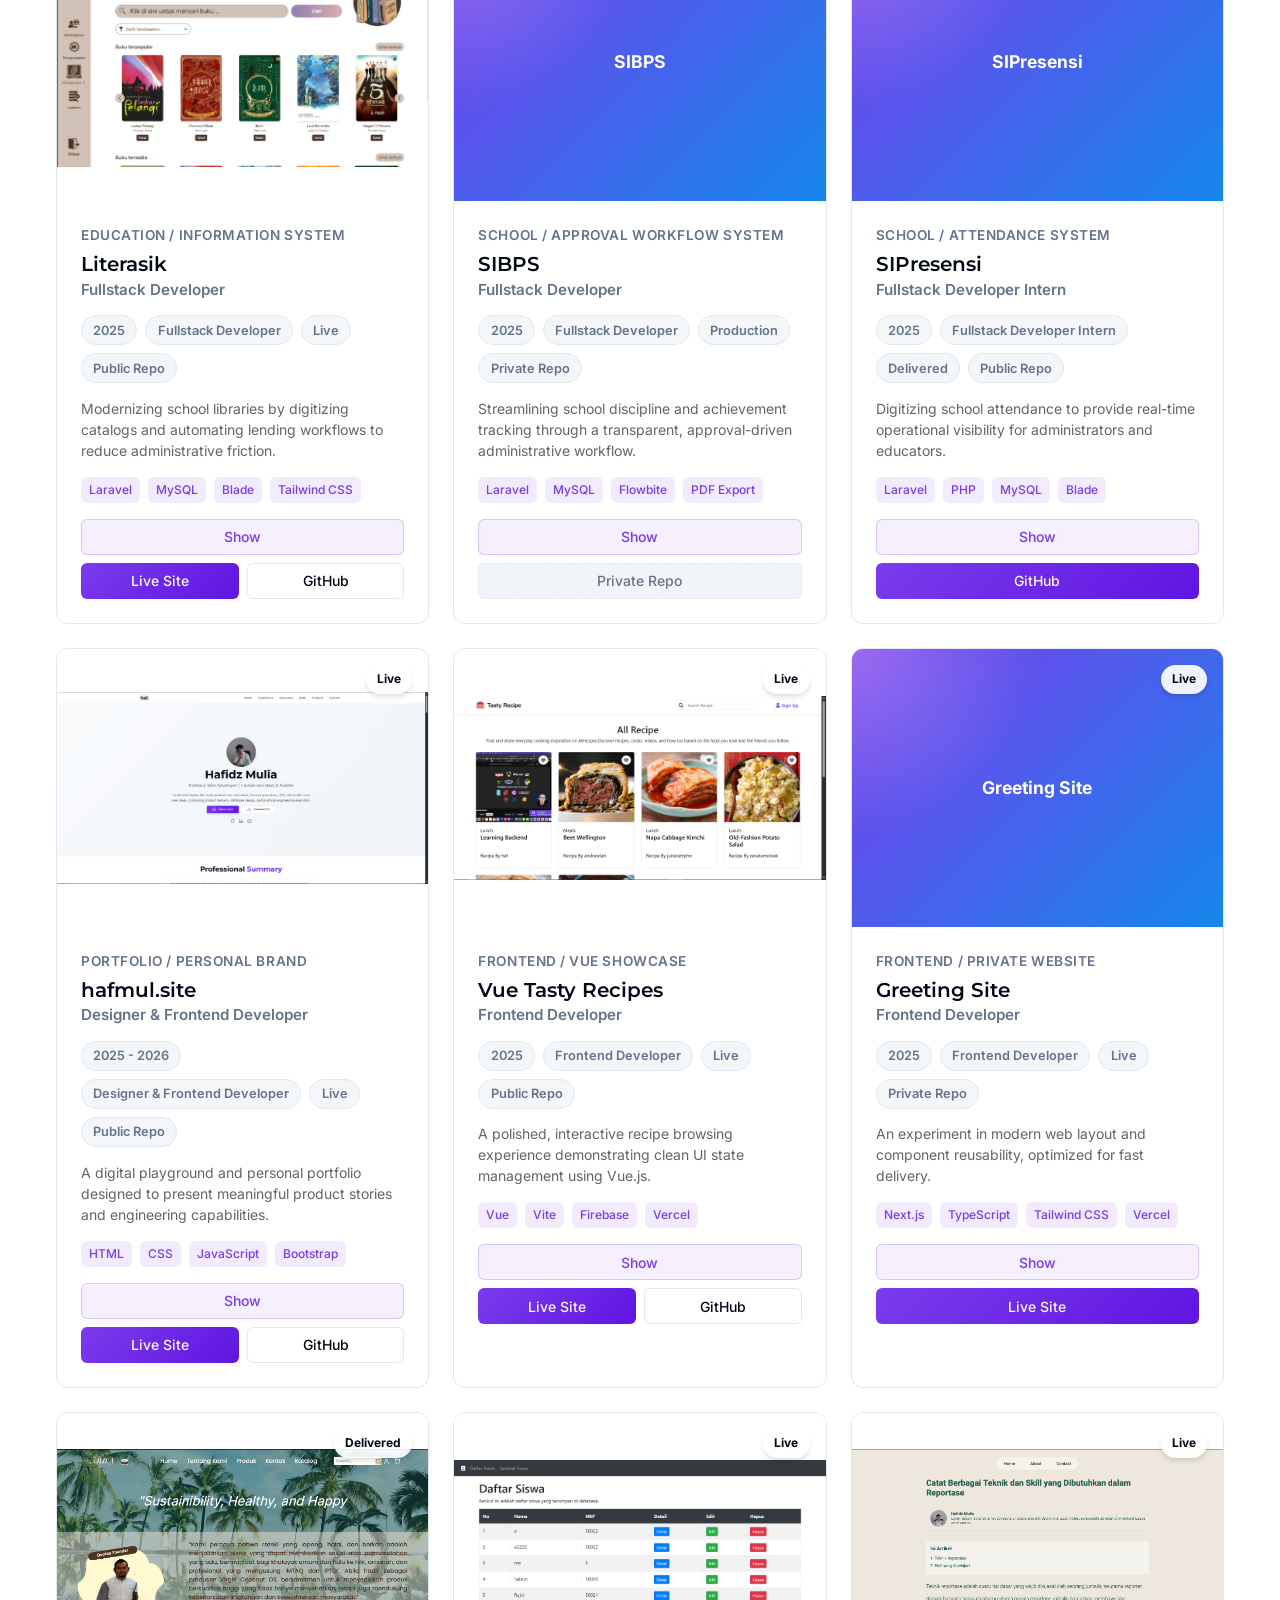
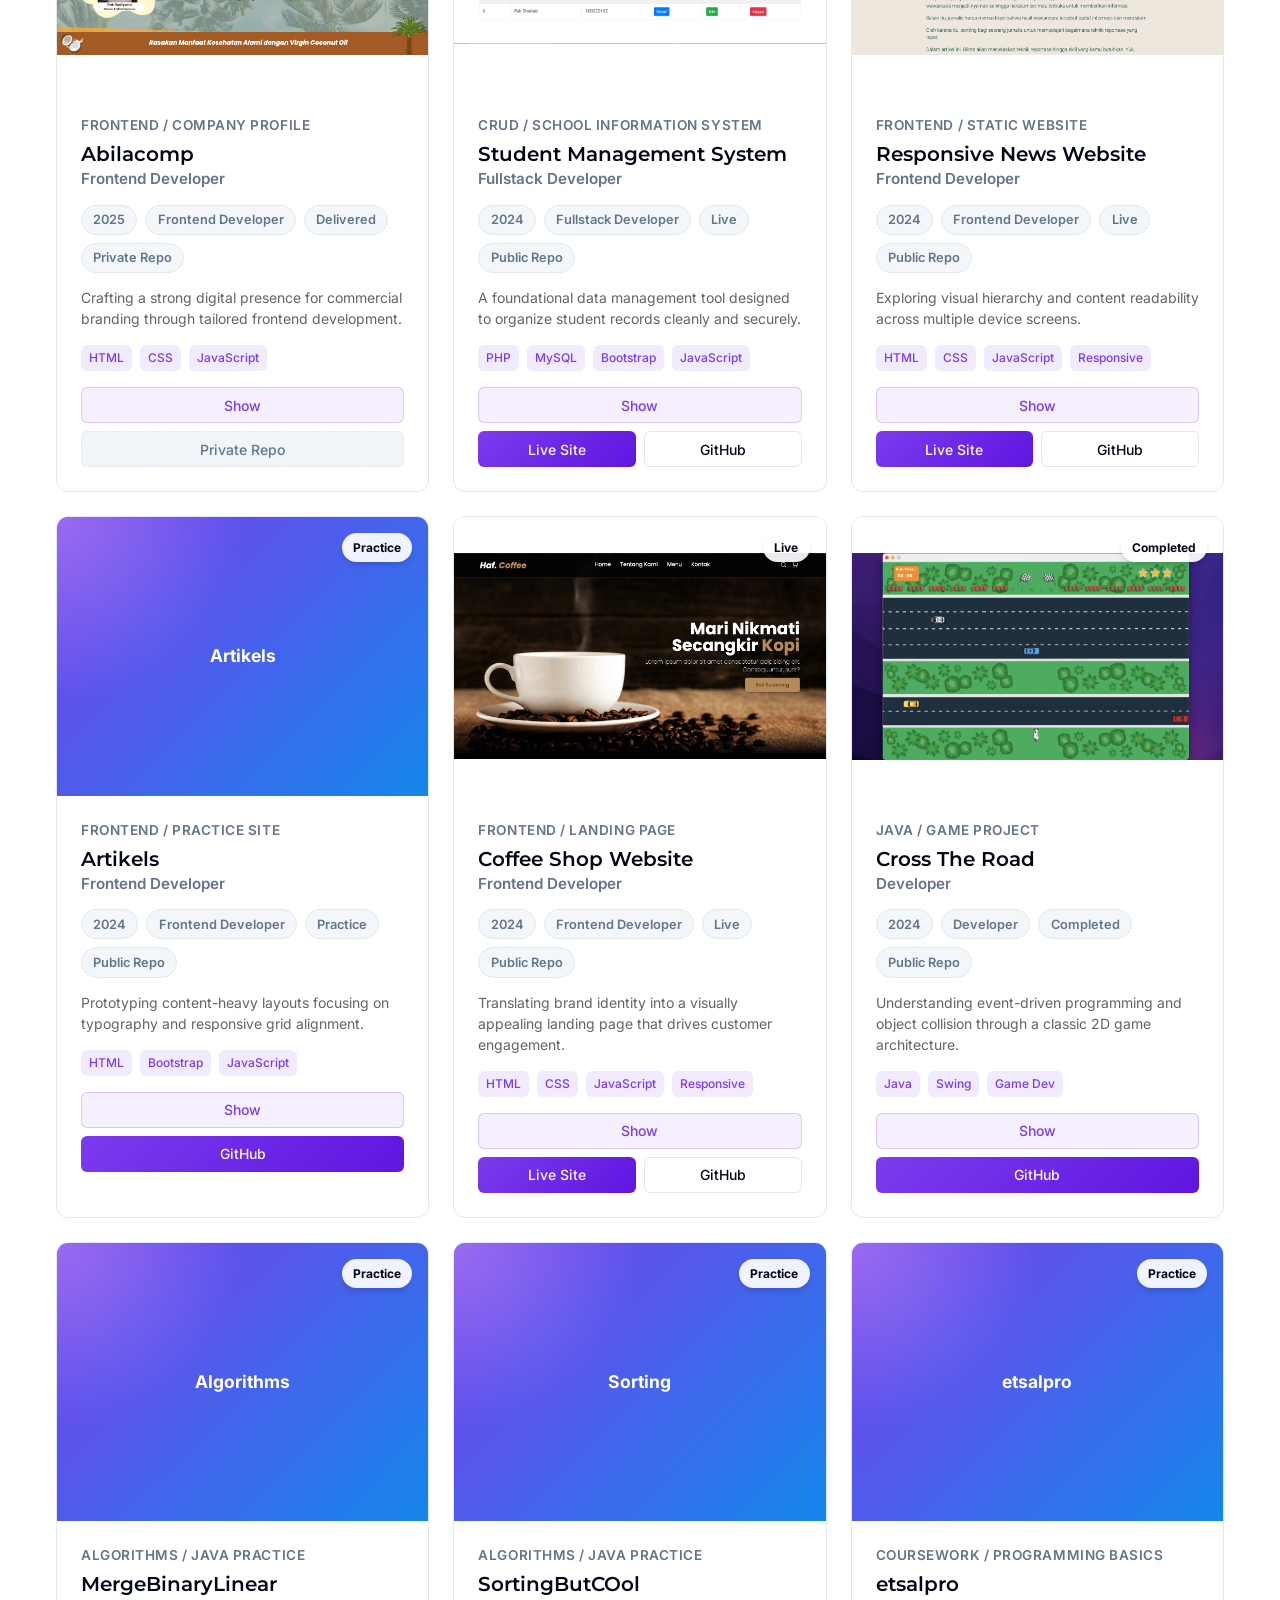
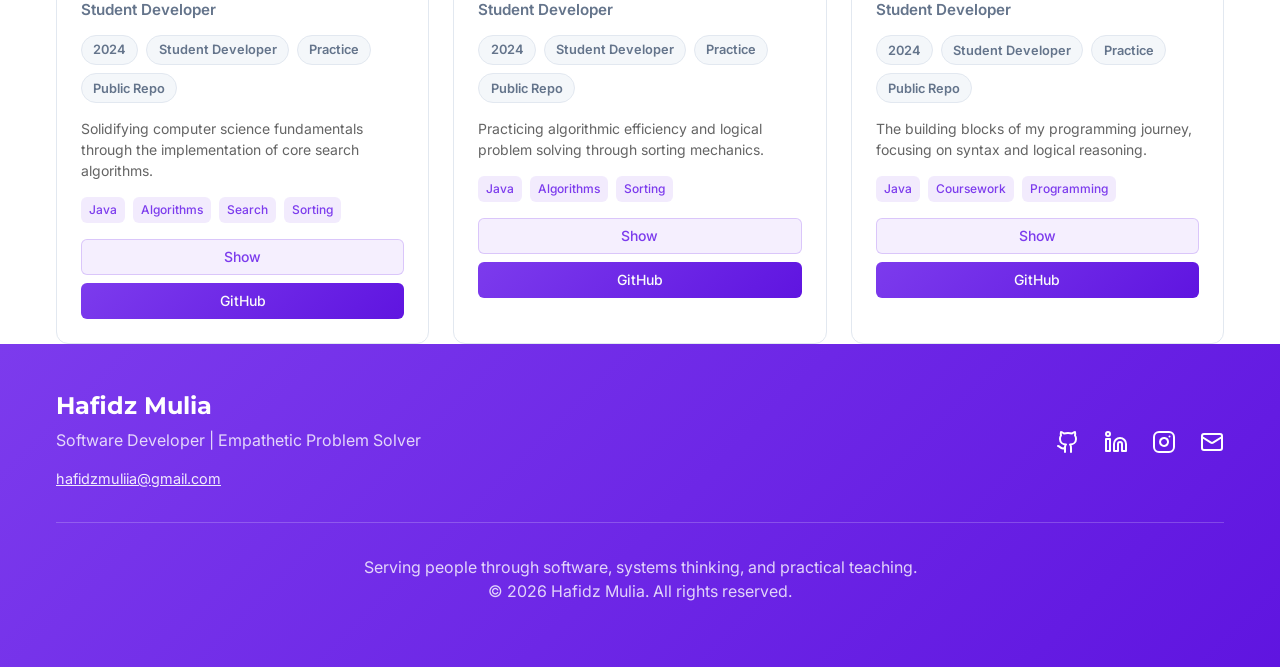
<file: _haf_sync/portfolio.html>
<!DOCTYPE html>
<html lang="en">
<head>
    <meta charset="UTF-8">
    <meta name="viewport" content="width=device-width, initial-scale=1.0">
    <title>Portfolio — Hafidz Mulia | Project Catalog</title>
    <meta name="description" content="Portfolio of Hafidz Mulia — searchable catalog of 30+ projects across Next.js, Laravel, GIS, health-tech, education, and internal systems. Filter by stack, domain, or search.">
    <meta name="author" content="Hafidz Mulia">
    <meta name="keywords" content="portfolio, hafidz mulia, fullstack developer, next.js, laravel, GIS, health-tech, education platform">
    <meta property="og:title" content="Portfolio — Hafidz Mulia | Complete Project Catalog">
    <meta property="og:description" content="Searchable catalog of all projects. Filter by Next.js, Laravel, GIS, health-tech, education and more.">
    <meta property="og:type" content="website">
    <meta property="og:url" content="https://hafmul.site/portfolio.html">
    <meta property="og:image" content="img/profile.jpg">
    <meta name="twitter:card" content="summary_large_image">
    <link rel="preconnect" href="https://fonts.googleapis.com">
    <link rel="preconnect" href="https://fonts.gstatic.com" crossorigin>
    <link href="https://fonts.googleapis.com/css2?family=Inter:wght@300;400;500;600;700&family=Montserrat:wght@400;500;600;700&display=swap" rel="stylesheet">
    <link href="https://cdn.jsdelivr.net/npm/bootstrap@5.3.3/dist/css/bootstrap.min.css" rel="stylesheet" integrity="sha384-QWTKZyjpPEjISv5WaRU9OFeRpok6YctnYmDr5pNlyT2bRjXh0JMhjY6hW+ALEwIH" crossorigin="anonymous">
    <link rel="stylesheet" href="css/style.css">
    <link rel="icon" type="image/png" href="img/logo.png">
    <style>
        .portfolio-hero{padding:7rem 0 2rem;background:var(--gradient-subtle);text-align:center}
        .portfolio-hero h1{font-size:clamp(2rem,4vw,3rem);font-weight:700;margin-bottom:.5rem}
        .portfolio-hero p{max-width:720px;margin:0 auto 1.5rem;color:var(--muted-foreground);font-size:1.05rem}
        .portfolio-toolbar{display:flex;flex-wrap:wrap;gap:.75rem;align-items:center;justify-content:space-between;margin-bottom:1rem}
        .portfolio-search{flex:1 1 280px;max-width:520px;position:relative}
        .portfolio-search input{width:100%;height:3rem;padding:0 1rem 0 2.6rem;border-radius:999px;border:1px solid var(--border);background:#fff;font-size:.95rem;outline:none;transition:var(--transition-smooth);box-shadow:0 8px 24px rgba(15,23,42,.04)}
        .portfolio-search input:focus{border-color:rgba(124,58,237,.35);box-shadow:0 8px 24px rgba(124,58,237,.12)}
        .portfolio-search svg{position:absolute;left:.9rem;top:50%;transform:translateY(-50%);color:var(--muted-foreground)}
        .portfolio-sort{display:flex;align-items:center;gap:.5rem;flex-wrap:wrap}
        .portfolio-sort label{font-size:.85rem;font-weight:600;color:var(--muted-foreground);text-transform:uppercase;letter-spacing:.06em}
        .portfolio-sort select{height:3rem;border-radius:999px;border:1px solid var(--border);padding:0 1rem;background:#fff;font-weight:600;min-width:160px}
        .portfolio-meta{color:var(--muted-foreground);font-weight:600;font-size:.95rem;white-space:nowrap}
        .portfolio-empty{grid-column:1/-1;text-align:center;padding:3rem 1rem;color:var(--muted-foreground);background:#fff;border:1px dashed var(--border);border-radius:1rem}
        .share-bar{display:flex;flex-wrap:wrap;gap:.6rem;justify-content:center;margin-top:1rem}
        .share-bar button{border:1px solid var(--border);background:#fff;border-radius:999px;padding:.55rem 1rem;font-weight:600;font-size:.85rem;cursor:pointer}
        .share-bar button:hover{border-color:rgba(124,58,237,.3);color:var(--primary)}
        @media(max-width:767px){.portfolio-toolbar{flex-direction:column;align-items:stretch}.portfolio-search{max-width:100%}}
    </style>
</head>
<body>
    <div id="site-header"></div>

    <!-- <header class="portfolio-hero">
        <div class="container">
            <h1 class="font-montserrat">Full <span class="text-gradient">Portfolio</span></h1>
            <p>Searchable catalog of all shipped projects — education, GIS, health-tech, internal systems. Filter by stack or search by keyword.</p>
            <div class="share-bar">
                <button id="clear-filter-btn" type="button">Clear filters</button>
                <a href="index.html#projects" style="text-decoration:none;"><button type="button">← Back to home</button></a>
            </div>
        </div>
    </header> -->

    <main class="section-bg" style="padding-top:5rem;">
        <div class="container">
            
            <div class="portfolio-toolbar">
                
                <div class="portfolio-search">
                    <svg xmlns="http://www.w3.org/2000/svg" width="18" height="18" viewBox="0 0 24 24" fill="none" stroke="currentColor" stroke-width="2"><circle cx="11" cy="11" r="8"></circle><path d="m21 21-4.3-4.3"></path></svg>
                    <input id="portfolio-search" type="search" placeholder="Search by title, stack, summary, role… (e.g. Next.js, Laravel, GIS)" autocomplete="off">
                </div>
                <div class="portfolio-sort">
                    <label for="portfolio-sort">Sort</label>
                    <select id="portfolio-sort">
                        <option value="newest">Newest first</option>
                        <option value="oldest">Oldest first</option>
                        <option value="az">A → Z</option>
                        <option value="za">Z → A</option>
                    </select>
                    <span class="portfolio-meta" id="portfolio-count">—</span>
                </div>
            </div>
            <div class="project-filter-bar" id="portfolio-filter-bar" aria-label="Portfolio categories"></div>
            <div class="projects-grid" id="portfolio-grid"></div>
        </div>
    </main>

    <div id="site-footer"></div>

    <script src="js/layout.js"></script>
    <script src="js/project-data.js"></script>
    <script src="js/portfolio.js"></script>
    <script src="https://cdn.jsdelivr.net/npm/bootstrap@5.3.3/dist/js/bootstrap.bundle.min.js" integrity="sha384-YvpcrYf0tY3lHB60NNkmXc5s9fDVZLESaAA55NDzOxhy9GkcIdslK1eN7N6jIeHz" crossorigin="anonymous"></script>
</body>
</html>
</file>
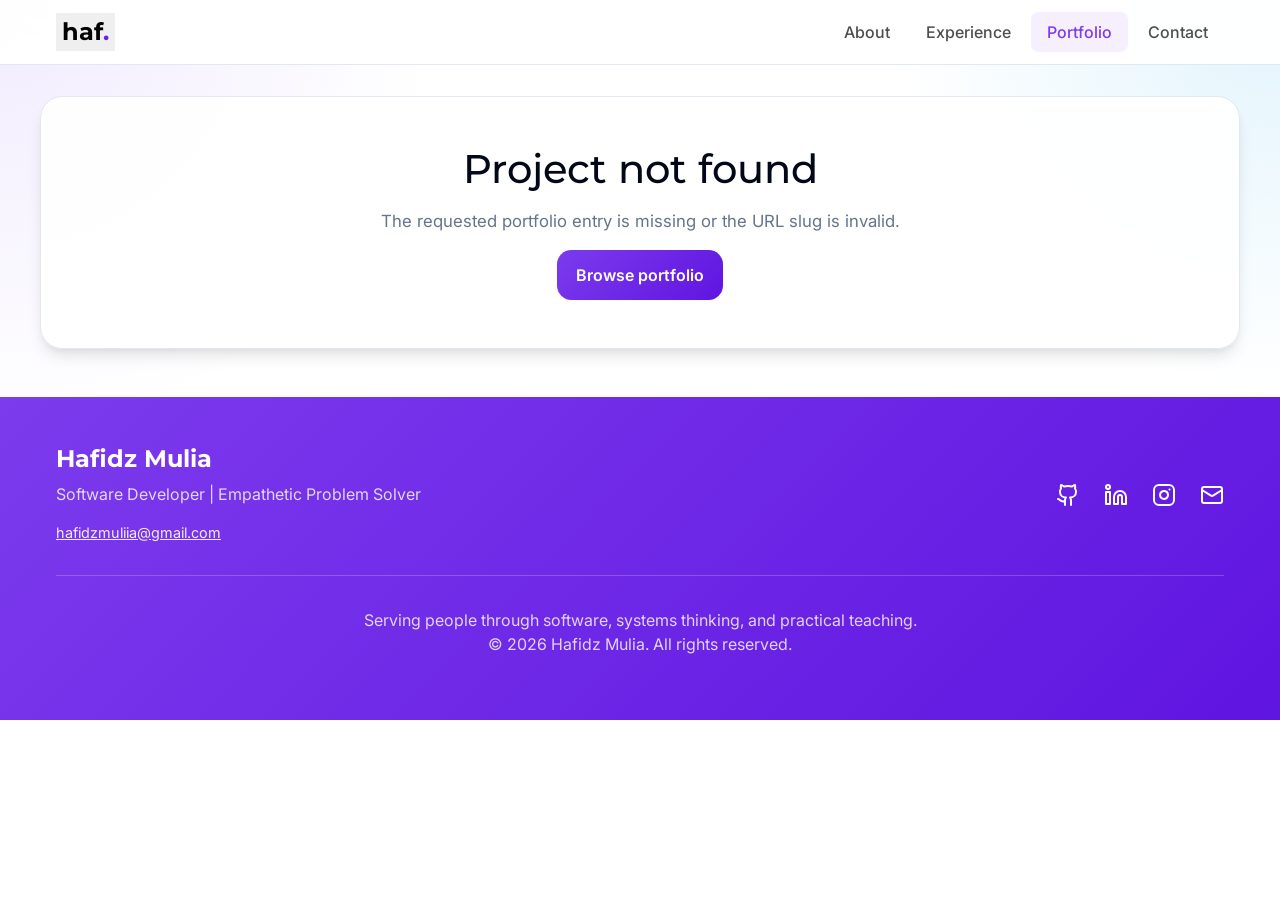
<file: _haf_sync/porto-show.html>
<!DOCTYPE html>
<html lang="en">
<head>
    <meta charset="UTF-8">
    <meta name="viewport" content="width=device-width, initial-scale=1.0">
    <title>Portfolio Project - Hafidz Mulia</title>
    <meta name="description" content="Detailed portfolio case study for projects built by Hafidz Mulia.">
    <meta name="author" content="Hafidz Mulia">
    <link rel="preconnect" href="https://fonts.googleapis.com">
    <link rel="preconnect" href="https://fonts.gstatic.com" crossorigin>
    <link href="https://fonts.googleapis.com/css2?family=Inter:wght@300;400;500;600;700&family=Montserrat:wght@400;500;600;700&display=swap" rel="stylesheet">
    <link
      href="https://cdn.jsdelivr.net/npm/bootstrap@5.3.3/dist/css/bootstrap.min.css"
      rel="stylesheet"
      integrity="sha384-QWTKZyjpPEjISv5WaRU9OFeRpok6YctnYmDr5pNlyT2bRjXh0JMhjY6hW+ALEwIH"
      crossorigin="anonymous"
    />
    <link rel="stylesheet" href="css/style.css">
    <link rel="icon" type="image/png" href="img/logo.png">
</head>
<body class="detail-page">
    <div id="site-header"></div>

    <main id="project-detail-root"></main>

    <script src="js/layout.js"></script>
    <script src="js/project-data.js"></script>
    <script src="js/porto-show.js"></script>
    <div id="site-footer"></div>
</body>
</html>
</file>
<file: _haf_sync/css/style.css>
/* CSS Variables and Root Styles */
:root {
  /* Color Palette */
  --primary: hsl(262, 83%, 58%);
  --primary-foreground: hsl(210, 20%, 98%);
  --secondary: hsl(210, 40%, 96%);
  --secondary-foreground: hsl(222.2, 84%, 4.9%);
  --muted: hsl(210, 40%, 96%);
  --muted-foreground: hsl(215.4, 16.3%, 46.9%);
  --accent: hsl(210, 40%, 96%);
  --accent-foreground: hsl(222.2, 84%, 4.9%);
  --destructive: hsl(0, 84%, 60%);
  --destructive-foreground: hsl(210, 20%, 98%);
  --border: hsl(214.3, 31.8%, 91.4%);
  --input: hsl(214.3, 31.8%, 91.4%);
  --ring: hsl(262, 83%, 58%);
  --background: hsl(0, 0%, 100%);
  --foreground: hsl(222.2, 84%, 4.9%);
  --card: hsl(0, 0%, 100%);
  --card-foreground: hsl(222.2, 84%, 4.9%);
  --popover: hsl(0, 0%, 100%);
  --popover-foreground: hsl(222.2, 84%, 4.9%);
  
  /* Gradients */
  --gradient-primary: linear-gradient(135deg, hsl(262, 83%, 58%), hsl(262, 83%, 48%));
  --gradient-subtle: linear-gradient(135deg, hsl(210, 40%, 98%), hsl(210, 40%, 96%));
  
  /* Shadows */
  --shadow-elegant: 0 4px 6px -1px rgba(0, 0, 0, 0.1), 0 2px 4px -1px rgba(0, 0, 0, 0.06);
  --shadow-lg: 0 10px 15px -3px rgba(0, 0, 0, 0.1), 0 4px 6px -2px rgba(0, 0, 0, 0.05);
  --shadow-xl: 0 20px 25px -5px rgba(0, 0, 0, 0.1), 0 10px 10px -5px rgba(0, 0, 0, 0.04);
  
  /* Transitions */
  --transition-smooth: all 0.3s cubic-bezier(0.4, 0, 0.2, 1);
}

/* Base Styles */
* {
  box-sizing: border-box;
}

html {
  scroll-behavior: smooth;
}

body {
  font-family: 'Inter', -apple-system, BlinkMacSystemFont, 'Segoe UI', 'Roboto', 'Oxygen', 'Ubuntu', 'Cantarell', 'Fira Sans', 'Droid Sans', 'Helvetica Neue', sans-serif;
  line-height: 1.5;
  color: var(--foreground);
  background-color: var(--background);
  margin: 0;
  padding: 0;
  min-height: 100vh;
  overflow-x: hidden;
}

.font-montserrat {
  font-family: 'Montserrat', sans-serif;
}

/* Utility Classes */
.container {
  width: 100%;
  max-width: 1200px;
  margin: 0 auto;
  padding: 0 1rem;
}

.min-h-screen {
  min-height: 100vh;
}

.text-gradient {
  background: var(--gradient-primary);
  -webkit-background-clip: text;
  background-clip: text;
  -webkit-text-fill-color: transparent;
  color: transparent;
}

.gradient-primary {
  background: var(--gradient-primary);
}

.gradient-subtle {
  background: var(--gradient-subtle);
}

.shadow-elegant {
  box-shadow: var(--shadow-elegant);
}

.shadow-lg {
  box-shadow: var(--shadow-lg);
}

.shadow-xl {
  box-shadow: var(--shadow-xl);
}

.transition-smooth {
  transition: var(--transition-smooth);
}

/* Navigation Styles */
nav {
  background: rgba(255, 255, 255, 0.95);
  backdrop-filter: blur(12px);
  border-bottom: 1px solid var(--border);
}

.nav-container {
  display: flex;
  align-items: center;
  justify-content: space-between;
  height: 4rem;
}

.nav-brand {
  font-size: 1.5rem;
  font-weight: 700;
  /* color: var(--foreground); */
  text-decoration: none;
  transition: var(--transition-smooth);
  outline: none;
  border: none;
}

.nav-brand:hover {
  color: var(--primary);
}

.nav-brand:focus {
  outline: none;
  /* color: var(--primary); */
}

.nav-menu {
  display: none;
  align-items: center;
  gap: 0.25rem;
}

/* Mobile Responsive Styles */
@media (max-width: 767px) {
  /* Container and spacing adjustments */
  .container {
    padding: 0 0.75rem;
  }
  
  /* Navigation mobile menu */
  .nav-menu {
    position: fixed;
    top: 4rem;
    left: 0;
    right: 0;
    background-color: var(--background);
    border: 1px solid var(--border);
    border-radius: 0 0 1rem 1rem;
    padding: 1rem;
    flex-direction: column;
    gap: 0.5rem;
    box-shadow: 0 10px 25px -5px rgba(0, 0, 0, 0.1);
    transform: translateY(-100%);
    opacity: 0;
    visibility: hidden;
    transition: all 0.3s ease-in-out;
    z-index: 1000;
  }
  
  .nav-menu.nav-menu-open {
    display: flex;
    transform: translateY(0);
    opacity: 1;
    visibility: visible;
  }
  
  .nav-link {
    width: 100%;
    text-align: left;
    padding: 0.75rem 1rem;
    border-radius: 0.5rem;
    font-size: 1rem;
  }
  
  .mobile-menu-btn.active {
    transform: rotate(90deg);
  }
  
  /* Hero section mobile adjustments */
  .hero {
    min-height: 70vh;
    padding: 1.5rem 0;
  }
  
  .hero-title {
    font-size: 2.25rem !important;
    line-height: 1.2;
    margin-bottom: 0.75rem;
  }
  
  .hero-subtitle {
    font-size: 1rem !important;
    margin-bottom: 1rem;
  }
  
  .hero-description {
    font-size: 1rem;
    margin-bottom: 1.5rem;
    line-height: 1.5;
  }
  
  .hero-buttons {
    flex-direction: column;
    align-items: center;
    gap: 0.75rem;
    margin-bottom: 1.5rem;
  }
  
  .btn {
    width: 100%;
    max-width: 280px;
    height: 3rem;
    font-size: 1rem;
  }
  
  /* Section spacing and typography */
  section {
    padding: 2rem 0;
  }
  
  .section-title {
    font-size: 1.875rem;
    margin-bottom: 1.5rem;
    line-height: 1.3;
  }
  
  /* Card adjustments */
  .card {
    padding: 0.75rem;
    margin-bottom: 1rem;
  }
  
  #about .card {
    max-width: 100%;
  }
  
  .card-title {
    font-size: 1.125rem;
  }
  
  .card-content {
    font-size: 0.95rem;
    line-height: 1.6;
  }
  
  /* Timeline mobile styles */
  .timeline {
    max-width: 100%;
  }
  
  .timeline-item {
    padding-left: 0;
    margin-bottom: 1.5rem;
  }
  
  /* Experience cards */
  .experience-header {
    flex-direction: column;
    align-items: flex-start;
    gap: 0.75rem;
    text-align: left;
  }
  
  .experience-icon {
    width: 2.5rem;
    height: 2.5rem;
    align-self: flex-start;
  }
  
  .experience-info h3 {
    font-size: 1.125rem;
    line-height: 1.3;
  }
  
  .timeline-item h4 {
    font-size: 1rem;
  }
  
  .experience-date {
    font-size: 0.875rem;
  }
  
  .experience-description {
    font-size: 0.9rem;
    margin-bottom: 1rem;
  }
  
  .experience-achievements li {
    font-size: 0.875rem;
    margin-bottom: 0.5rem;
    line-height: 1.4;
  }
  
  /* Subtimeline mobile redesign */
  .subtimeline {
    margin-left: 0 !important;
    padding-left: 0 !important;
    border-left: none !important;
    margin-top: 1rem;
    margin-bottom: 1.5rem;
  }
  
  .subtimeline .timeline-item {
    padding-left: 0;
    margin-bottom: 1.25rem;
    /* border-left: 2px solid var(--border); */
    padding-left: 1rem;
    position: relative;
  }
  
  .subtimeline .timeline-dot {
    left: -0.5rem;
    top: 0.75rem;
    width: 0.5rem;
    height: 0.5rem;
    border: 2px solid var(--background);
    background-color: var(--primary);
    display: block;
  }
  
  /* Alternative: Use visual separators instead of indentation */
  .subtimeline .card {
    border-left: 3px solid var(--primary);
    background-color: rgba(124, 58, 237, 0.02);
  }
  
  /* Skills section */
  .skills-grid {
    grid-template-columns: 1fr;
    gap: 1rem;
  }
  
  .skill-category {
    padding: 1.25rem;
  }
  
  .skill-category-title {
    font-size: 1.125rem;
    margin-bottom: 0.75rem;
  }
  
  .skill-tag {
    font-size: 0.8rem;
    padding: 0.25rem 0.6rem;
  }
  
  /* Projects section */
  .projects-grid {
    grid-template-columns: 1fr;
    gap: 1.5rem;
  }
  
  .project-content {
    padding: 1.25rem;
  }
  
  .project-title {
    font-size: 1.125rem;
    margin-bottom: 0.75rem;
  }
  
  .project-description {
    font-size: 0.875rem;
    margin-bottom: 1rem;
  }
  
  .project-links {
    flex-direction: column;
    gap: 0.75rem;
  }
  
  .project-link {
    width: 100%;
    justify-content: center;
    height: 3rem;
    font-size: 0.95rem;
  }
  
  /* Contact form */
  .contact-form {
    max-width: 100%;
    padding: 0;
  }
  
  .contact-intro {
    font-size: 1rem;
    margin-bottom: 2rem;
  }
  
  .form-input,
  .form-textarea {
    font-size: 1rem;
    height: 2.75rem;
  }
  
  .form-textarea {
    height: 8rem;
  }
  
  .form-submit {
    height: 3rem;
    font-size: 1rem;
  }
  
  /* Footer adjustments */
  footer {
    padding: 2rem 0;
  }
  
  .footer-content {
    gap: 1rem;
  }
  
  .footer-title {
    font-size: 1.25rem;
  }
  
  .footer-subtitle {
    font-size: 0.9rem;
  }
  
  .footer-social {
    gap: 1rem;
  }
  
  .footer-bottom {
    margin-top: 1.5rem;
    padding-top: 1.5rem;
  }
  
  .footer-copyright {
    font-size: 0.875rem;
  }
}

/* Extra small screens */
@media (max-width: 480px) {
  .container {
    padding: 0 0.5rem;
  }
  
  .card {
    padding: 0.5rem;
  }
  
  .hero-title {
    font-size: 2rem !important;
  }
  
  .hero-subtitle {
    font-size: 0.9rem !important;
  }
  
  .hero-description {
    font-size: 0.9rem !important;
  }
  
  .section-title {
    font-size: 1.75rem;
  }
  
 
  
  .experience-header {
    gap: 0.5rem;
  }
  
  .experience-icon {
    width: 2.25rem;
    height: 2.25rem;
  }
  
  .experience-info h3 {
    font-size: 1rem;
  }
  
  .btn {
    height: 2.75rem;
    font-size: 0.95rem;
    max-width: 260px;
  }
  
  .project-content {
    padding: 1rem;
  }
  
  .skill-category {
    padding: 1rem;
  }
  
  .skill-tag {
    font-size: 0.75rem;
    padding: 0.2rem 0.5rem;
  }
}

.nav-link {
  padding: 0.5rem 1rem;
  color: rgba(34, 34, 34, 0.8);
  text-decoration: none;
  font-weight: 500;
  border-radius: 0.5rem;
  transition: var(--transition-smooth);
}

.nav-link:hover {
  color: var(--primary);
  background-color: rgba(124, 58, 237, 0.05);
}

.mobile-menu-btn {
  display: flex;
  align-items: center;
  justify-content: center;
  width: 2.5rem;
  height: 2.5rem;
  border: none;
  background: none;
  cursor: pointer;
  border-radius: 0.375rem;
  transition: var(--transition-smooth);
  color: var(--foreground);
}

.mobile-menu-btn:hover {
  background-color: var(--accent);
}

/* Hero Section */
.hero {
  display: flex;
  align-items: center;
  justify-content: center;
  min-height: 80vh;
  text-align: center;
  padding: 2rem 0;
}

/* .hero-content {
  max-width: 64rem;
} */

.profile-image-container {
  margin-bottom: 2rem;
  display: inline-block;
}

/* .profile-image-wrapper {
  width: 10rem;
  height: 10rem;
  margin: 0 auto;
  border-radius: 50%;
  background: var(--gradient-primary);
  padding: 0.25rem;
  box-shadow: var(--shadow-elegant);
} */

/* .profile-image {
  width: 100%;
  height: 100%;
  border-radius: 50%;
  object-fit: cover;
} */

.hero-title {
  font-size: 3rem;
  font-weight: 700;
  margin-bottom: 0.5rem;
}

.hero-subtitle {
  font-size: 0.75rem;
  color: var(--muted-foreground);
  margin-bottom: 1.5rem;
}

.hero-description {
  font-size: 1.125rem;
  color: rgba(34, 34, 34, 0.8);
  max-width: 50rem;
  margin: 0 auto 1rem;
  line-height: 1.6;
}

.hero-buttons {
  display: flex;
  flex-wrap: wrap;
  gap: 1rem;
  justify-content: center;
  margin-bottom: 2rem;
}

.hero-social {
  display: flex;
  gap: 1.5rem;
  justify-content: center;
  color: var(--muted-foreground);
}

.hero-social a {
  color: var(--muted-foreground);
  transition: var(--transition-smooth);
}

.hero-social a:hover {
  color: var(--primary);
}

/* Button Styles */
.btn {
  display: inline-flex;
  align-items: center;
  justify-content: center;
  gap: 0.5rem;
  white-space: nowrap;
  font-size: 0.875rem;
  font-weight: 500;
  height: 2.75rem;
  padding: 0 2rem;
  border-radius: 0.375rem;
  border: none;
  cursor: pointer;
  text-decoration: none;
  transition: var(--transition-smooth);
  outline: none;
}

.btn:focus-visible {
  outline: 2px solid var(--ring);
  outline-offset: 2px;
}

.btn-primary {
  background: var(--gradient-primary);
  color: var(--primary-foreground);
  box-shadow: var(--shadow-lg);
}

.btn-primary:hover {
  box-shadow: var(--shadow-xl);
  transform: translateY(-1px);
}

.btn-secondary {
  border: 1px solid var(--border);
  background-color: var(--background);
  color: var(--foreground);
  box-shadow: var(--shadow-md);
}

.btn-secondary:hover {
  background-color: var(--accent);
  box-shadow: var(--shadow-lg);
  color: var(--foreground);
}

/* Section Styles */
section {
  padding: 3rem 0;
 
}

.section-title {
  font-size: 2.5rem;
  font-weight: 700;
  text-align: center;
  margin-bottom: 1rem;
}

.section-bg {
  background-color: var(--background);
}

.section-subtle {
  background: var(--gradient-subtle);
}

/* Cards */
.card {
  background-color: var(--card);
  border-radius: 1rem;
  padding: 2rem;
  box-shadow: var(--shadow-md);
  border: 1px solid var(--border);
  transition: var(--transition-smooth);
 

}

.card:hover {
  box-shadow: var(--shadow-lg);
  transform: translateY(-2px);
}

.card-title {
  font-size: 1.25rem;
  font-weight: 600;
  margin-bottom: 0.5rem;
}

.card-content {
  color: rgba(34, 34, 34, 0.9);
  line-height: 1.6;
}

/* Grid Layouts */
.grid {
  display: grid;
  gap: 1.5rem;
}

.grid-md-2 {
  grid-template-columns: 1fr;
}

.grid-lg-3 {
  grid-template-columns: 1fr;
}

/* Experience Timeline */
.timeline {
  position: relative;
}

.timeline-line {
  position: absolute;
  left: 2rem;
  top: 0;
  bottom: 0;
  width: 0.125rem;
  background-color: var(--border);
  display: none;
}

.timeline-item {
  position: relative;
  padding-left: 0;
  margin-bottom: 2rem;
}

.timeline-dot {
  position: absolute;
  left: 1.5rem;
  top: 1.5rem;
  width: 1.25rem;
  height: 1.25rem;
  border-radius: 50%;
  background-color: var(--primary);
  border: 4px solid var(--background);
  box-shadow: var(--shadow-md);
  display: none;
}
/* Subtimeline */
.subtimeline {
  position: relative;
  margin-left: 3rem;
  border-left: 0.125rem solid var(--border);
  padding-left: 1rem;
  margin-top: -1rem;
  margin-bottom: 2rem;
}
.subtimeline .timeline-item {
  padding-left: 0;
  margin-bottom: 1.5rem;
}
.subtimeline .timeline-dot {
  left: -1.45rem;
  top: 0.5rem;
  width: 0.75rem;
  height: 0.75rem;
  border: 3px solid var(--background);
  background-color: var(--muted-foreground);
  display: block;
}
.subtimeline .experience-description {
  /* margin-bottom: 0.5rem; */
  font-size: 0.875rem;
}



.experience-icon {
  display: flex;
  align-items: center;
  justify-content: center;
  width: 3rem;
  height: 3rem;
  border-radius: 0.5rem;
  /* background-color: rgba(124, 58, 237, 0.1); */
  color: var(--primary);
  margin-bottom: 1rem;
}

.experience-header {
  display: flex;
  align-items: start;
  gap: 1rem;
  margin-bottom: 1rem;
}

.experience-info h3 {
  font-size: 1.25rem;
  font-weight: 600;
  margin-bottom: 0.25rem;
}
.timeline-item h4 {
  font-size: 1rem;
  font-weight: 600;
  margin-bottom: 0.25rem;
}
.experience-company {
  color: var(--primary);
  font-weight: 500;
}

.experience-date {
  font-size: 0.875rem;
  color: var(--muted-foreground);
}

.experience-description {
  color: rgba(34, 34, 34, 0.8);
  margin-bottom: 1rem;
}

.experience-achievements {
  list-style: none;
  padding: 0;
  margin: 0;
}

.experience-achievements li {
  display: flex;
  align-items: start;
  gap: 0.5rem;
  font-size: 0.875rem;
  color: rgba(34, 34, 34, 0.8);
  margin-bottom: 0.5rem;
}

.achievement-bullet {
  color: var(--primary);
  margin-top: 0.25rem;
}

/* Skills */
.skills-grid {
  display: grid;
  gap: 1.5rem;
  grid-template-columns: 1fr;
}

.skill-category {
  background-color: var(--card);
  border-radius: 0.75rem;
  padding: 1.5rem;
  box-shadow: var(--shadow-md);
  border: 1px solid var(--border);
  transition: var(--transition-smooth);
}

.skill-category:hover {
  box-shadow: var(--shadow-lg);
  transform: translateY(-2px);
}

.skill-category-title {
  font-size: 1.25rem;
  font-weight: 600;
  color: var(--primary);
  margin-bottom: 1rem;
}

.skill-tags {
  display: flex;
  flex-wrap: wrap;
  gap: 0.5rem;
}

.skill-tag {
  display: inline-flex;
  align-items: center;
  padding: 0.25rem 0.75rem;
  font-size: 0.875rem;
  font-weight: 500;
  border-radius: 9999px;
  background-color: var(--secondary);
  color: var(--secondary-foreground);
  border: 1px solid transparent;
  transition: var(--transition-smooth);
  cursor: default;
}

.skill-tag:hover {
  background-color: var(--primary);
  color: var(--primary-foreground);
}

/* Projects */
.projects-grid {
  display: grid;
  gap: 1.5rem;
  grid-template-columns: 1fr;
}

.project-card {
  background-color: var(--card);
  border-radius: 0.75rem;
  overflow: hidden;
  box-shadow: var(--shadow-md);
  border: 1px solid var(--border);
  transition: var(--transition-smooth);
  position: relative;
}

.project-card:hover {
  box-shadow: var(--shadow-xl);
  transform: translateY(-4px);
}

.project-image-container {
  position: relative;
  overflow: hidden;
  aspect-ratio: 4 / 3;
  background: #fff;
  display: flex;
  align-items: center;
  justify-content: center;
}

.project-image {
  width: 100%;
  height: 100%;
  object-fit: contain;
  object-position: center;
  display: block;
  background: #fff;
  transition: var(--transition-smooth);
}

.project-card:hover .project-image {
  width: 100%;
  height: 100%;
  object-fit: contain;
  object-position: center;
  display: block;
  background: #fff;
  transition: var(--transition-smooth);
}

.project-overlay {
  position: absolute;
  inset: 0;
  background: linear-gradient(to top, rgba(0, 0, 0, 0.6), transparent);
  opacity: 0;
  transition: var(--transition-smooth);
}

.project-card:hover .project-overlay {
  opacity: 1;
}

.project-content {
  padding: 1.5rem;
}

.project-title {
  font-size: 1.25rem;
  font-weight: 600;
  margin-bottom: 0.5rem;
}

.project-description {
  color: rgba(34, 34, 34, 0.7);
  font-size: 0.875rem;
  margin-bottom: 1rem;
}

.project-tags {
  display: flex;
  flex-wrap: wrap;
  gap: 0.5rem;
  margin-bottom: 1rem;
}

.project-tag {
  padding: 0.25rem 0.5rem;
  font-size: 0.75rem;
  border-radius: 0.375rem;
  background-color: rgba(124, 58, 237, 0.1);
  color: var(--primary);
  font-weight: 500;
}

.project-links {
  display: flex;
  flex-wrap: wrap;
  gap: 0.5rem;
}

.project-link {
  display: inline-flex;
  align-items: center;
  justify-content: center;
  gap: 0.5rem;
  font-size: 0.875rem;
  font-weight: 500;
  height: 2.25rem;
  padding: 0 0.75rem;
  border-radius: 0.375rem;
  text-decoration: none;
  transition: var(--transition-smooth);
  flex: 1 1 calc(50% - 0.25rem);
}

.project-link-primary {
  background: var(--gradient-primary);
  color: var(--primary-foreground);
}

.project-link-secondary {
  border: 1px solid var(--border);
  background-color: var(--background);
  color: var(--foreground);
}
.project-link-show {
  flex-basis: 100%;
  border: 1px solid rgba(124, 58, 237, 0.22);
  background: rgba(124, 58, 237, 0.08);
  color: var(--primary);
}


.project-link:hover {
  transform: translateY(-1px);
}

/* Contact Form */
.contact-form {
  max-width: 32rem;
  margin: 0 auto;
}

.contact-intro {
  text-align: center;
  color: var(--muted-foreground);
  margin-bottom: 3rem;
}

.form-group {
  margin-bottom: 1.5rem;
}

.form-label {
  display: block;
  font-size: 0.875rem;
  font-weight: 500;
  margin-bottom: 0.5rem;
}

.form-input,
.form-textarea {
  width: 100%;
  height: 2.5rem;
  border-radius: 0.375rem;
  border: 1px solid var(--input);
  background-color: var(--background);
  padding: 0 0.75rem;
  font-size: 0.875rem;
  transition: var(--transition-smooth);
  outline: none;
}

.form-textarea {
  height: 7.5rem;
  padding: 0.5rem 0.75rem;
  resize: vertical;
}

.form-input:focus,
.form-textarea:focus {
  outline: 2px solid var(--ring);
  outline-offset: 2px;
}

.form-input::placeholder,
.form-textarea::placeholder {
  color: var(--muted-foreground);
}

.form-submit {
  width: 100%;
  background: var(--gradient-primary);
  color: var(--primary-foreground);
  height: 2.75rem;
  padding: 0 2rem;
  border-radius: 0.375rem;
  border: none;
  font-size: 0.875rem;
  font-weight: 500;
  cursor: pointer;
  transition: var(--transition-smooth);
  box-shadow: var(--shadow-md);
}

.form-submit:hover {
  box-shadow: var(--shadow-lg);
  transform: translateY(-1px);
}

/* Footer */
footer {
  padding: 3rem 0;
  background: var(--gradient-primary);
  color: white;
}

.footer-content {
  display: flex;
  flex-direction: column;
  align-items: center;
  gap: 1.5rem;
  max-width: 96rem;
  margin: 0 auto;
}

.footer-info {
  text-align: center;
}

.footer-title {
  font-size: 1.5rem;
  font-weight: 700;
  margin-bottom: 0.5rem;
}

.footer-subtitle {
  color: rgba(255, 255, 255, 0.8);
}

.footer-social {
  display: flex;
  gap: 1.5rem;
}

.footer-social a {
  color: white;
  transition: var(--transition-smooth);
}

.footer-social a:hover {
  color: rgba(255, 255, 255, 0.7);
}

.footer-bottom {
  margin-top: 2rem;
  padding-top: 2rem;
  border-top: 1px solid rgba(255, 255, 255, 0.2);
  text-align: center;
}

.footer-copyright {
  color: rgba(255, 255, 255, 0.8);
}

.heart-icon {
  display: inline;
  width: 1rem;
  height: 1rem;
  color: #f87171;
  fill: #f87171;
}

/* Animations */
.animate-fade-in {
  animation: fadeIn 1s ease-out;
}

.animate-fade-in-up {
  animation: fadeInUp 0.8s ease-out;
  animation-fill-mode: both;
}

@keyframes fadeIn {
  from {
    opacity: 0;
  }
  to {
    opacity: 1;
  }
}

@keyframes fadeInUp {
  from {
    opacity: 0;
    transform: translateY(30px);
  }
  to {
    opacity: 1;
    transform: translateY(0);
  }
}

/* Tablet Responsive Styles */
@media (min-width: 768px) and (max-width: 1023px) {
  .container {
    padding: 0 2rem;
  }
  
  .hero-title {
    font-size: 3.25rem;
  }
  
  .hero-subtitle {
    font-size: 1.25rem;
  }
  
  .section-title {
    font-size: 2.25rem;
  }
  
  .timeline {
    max-width: 85%;
    margin: 0 auto;
  }
  
  #about .card {
    max-width: 85%;
    margin: 0 auto;
  }
}

/* Desktop Responsive Design */
@media (min-width: 768px) {
  .nav-menu {
    display: flex;
  }
  
  .mobile-menu-btn {
    display: none;
  }
  
  /* Desktop timeline and about constraints */
  .timeline {
    max-width: 75%;
    margin: 0 auto;
  }
  
  #about .card {
    max-width: 75%;
    margin: 0 auto;
  }
  
  .timeline-line {
    display: block;
  }
  
  .timeline-item {
    padding-left: 5rem;
  }
  
  .timeline-dot {
    display: block;
  }
  
  .grid-md-2 {
    grid-template-columns: repeat(2, 1fr);
  }
  
  .skills-grid {
    grid-template-columns: repeat(2, 1fr);
  }
  
  .projects-grid {
    grid-template-columns: repeat(2, 1fr);
  }
  
  .footer-content {
    flex-direction: row;
    justify-content: space-between;
  }
  
  .footer-info {
    text-align: left;
  }
  
  .hero-title {
    font-size: 3.75rem;
  }
  
  .hero-subtitle {
    font-size: 1.5rem;
  }
}

@media (min-width: 1024px) {
  .grid-lg-3 {
    grid-template-columns: repeat(3, 1fr);
  }
  
  .projects-grid {
    grid-template-columns: repeat(3, 1fr);
  }
  
  .hero-title {
    font-size: 4rem;
  }
}

/* Fixed Navigation */
.nav-fixed {
  position: fixed;
  top: 0;
  left: 0;
  right: 0;
  z-index: 50;
}

/* Lovable Badge Styles */
#lovable-badge {
  position: fixed;
  bottom: 10px;
  right: 10px;
  width: 141px;
  padding: 5px 13px;
  background-color: #000;
  color: #fff;
  font-size: 12px;
  border-radius: 5px;
  font-family: sans-serif;
  display: flex;
  align-items: center;
  gap: 4px;
  z-index: 1000000;
  text-transform: none !important;
  font-feature-settings: normal !important;
  font-weight: 400 !important;
}

/* Sonner Toast Styles */
:where(html[dir="ltr"]),:where([data-sonner-toaster][dir="ltr"]){--toast-icon-margin-start: -3px;--toast-icon-margin-end: 4px;--toast-svg-margin-start: -1px;--toast-svg-margin-end: 0px;--toast-button-margin-start: auto;--toast-button-margin-end: 0;--toast-close-button-start: 0;--toast-close-button-end: unset;--toast-close-button-transform: translate(-35%, -35%)}:where(html[dir="rtl"]),:where([data-sonner-toaster][dir="rtl"]){--toast-icon-margin-start: 4px;--toast-icon-margin-end: -3px;--toast-svg-margin-start: 0px;--toast-svg-margin-end: -1px;--toast-button-margin-start: 0;--toast-button-margin-end: auto;--toast-close-button-start: unset;--toast-close-button-end: 0;--toast-close-button-transform: translate(35%, -35%)}:where([data-sonner-toaster]){position:fixed;width:var(--width);font-family:ui-sans-serif,system-ui,-apple-system,BlinkMacSystemFont,Segoe UI,Roboto,Helvetica Neue,Arial,Noto Sans,sans-serif,Apple Color Emoji,Segoe UI Emoji,Segoe UI Symbol,Noto Color Emoji;--gray1: hsl(0, 0%, 99%);--gray2: hsl(0, 0%, 97.3%);--gray3: hsl(0, 0%, 95.1%);--gray4: hsl(0, 0%, 93%);--gray5: hsl(0, 0%, 90.9%);--gray6: hsl(0, 0%, 88.7%);--gray7: hsl(0, 0%, 85.8%);--gray8: hsl(0, 0%, 78%);--gray9: hsl(0, 0%, 56.1%);--gray10: hsl(0, 0%, 52.3%);--gray11: hsl(0, 0%, 43.5%);--gray12: hsl(0, 0%, 9%);--border-radius: 8px;box-sizing:border-box;padding:0;margin:0;list-style:none;outline:none;z-index:999999999;transition:transform .4s ease}:where([data-sonner-toaster][data-lifted="true"]){transform:translateY(-10px)}@media (hover: none) and (pointer: coarse){:where([data-sonner-toaster][data-lifted="true"]){transform:none}}:where([data-sonner-toaster][data-x-position="right"]){right:var(--offset-right)}:where([data-sonner-toaster][data-x-position="left"]){left:var(--offset-left)}:where([data-sonner-toaster][data-x-position="center"]){left:50%;transform:translate(-50%)}:where([data-sonner-toaster][data-y-position="top"]){top:var(--offset-top)}:where([data-sonner-toaster][data-y-position="bottom"]){bottom:var(--offset-bottom)}:where([data-sonner-toast]){--y: translateY(100%);--lift-amount: calc(var(--lift) * var(--gap));z-index:var(--z-index);position:absolute;opacity:0;transform:var(--y);filter:blur(0);touch-action:none;transition:transform .4s,opacity .4s,height .4s,box-shadow .2s;box-sizing:border-box;outline:none;overflow-wrap:anywhere}:where([data-sonner-toast][data-styled="true"]){padding:16px;background:var(--normal-bg);border:1px solid var(--normal-border);color:var(--normal-text);border-radius:var(--border-radius);box-shadow:0 4px 12px #0000001a;width:var(--width);font-size:13px;display:flex;align-items:center;gap:6px}:where([data-sonner-toast]:focus-visible){box-shadow:0 4px 12px #0000001a,0 0 0 2px #0003}:where([data-sonner-toast][data-y-position="top"]){top:0;--y: translateY(-100%);--lift: 1;--lift-amount: calc(1 * var(--gap))}:where([data-sonner-toast][data-y-position="bottom"]){bottom:0;--y: translateY(100%);--lift: -1;--lift-amount: calc(var(--lift) * var(--gap))}:where([data-sonner-toast]) :where([data-description]){font-weight:400;line-height:1.4;color:inherit}:where([data-sonner-toast]) :where([data-title]){font-weight:500;line-height:1.5;color:inherit}:where([data-sonner-toast]) :where([data-icon]){display:flex;height:16px;width:16px;position:relative;justify-content:flex-start;align-items:center;flex-shrink:0;margin-left:var(--toast-icon-margin-start);margin-right:var(--toast-icon-margin-end)}:where([data-sonner-toast][data-promise="true"]) :where([data-icon])>svg{opacity:0;transform:scale(.8);transform-origin:center;animation:sonner-fade-in .3s ease forwards}:where([data-sonner-toast]) :where([data-icon])>*{flex-shrink:0}:where([data-sonner-toast]) :where([data-icon]) svg{margin-left:var(--toast-svg-margin-start);margin-right:var(--toast-svg-margin-end)}:where([data-sonner-toast]) :where([data-content]){display:flex;flex-direction:column;gap:2px}[data-sonner-toast][data-styled=true] [data-button]{border-radius:4px;padding-left:8px;padding-right:8px;height:24px;font-size:12px;color:var(--normal-bg);background:var(--normal-text);margin-left:var(--toast-button-margin-start);margin-right:var(--toast-button-margin-end);border:none;cursor:pointer;outline:none;display:flex;align-items:center;flex-shrink:0;transition:opacity .4s,box-shadow .2s}:where([data-sonner-toast]) :where([data-button]):focus-visible{box-shadow:0 0 0 2px #0006}:where([data-sonner-toast]) :where([data-button]):first-of-type{margin-left:var(--toast-button-margin-start);margin-right:var(--toast-button-margin-end)}:where([data-sonner-toast]) :where([data-cancel]){color:var(--normal-text);background:rgba(0,0,0,.08)}:where([data-sonner-toast][data-theme="dark"]) :where([data-cancel]){background:rgba(255,255,255,.3)}:where([data-sonner-toast]) :where([data-close-button]){position:absolute;left:var(--toast-close-button-start);right:var(--toast-close-button-end);top:0;height:20px;width:20px;display:flex;justify-content:center;align-items:center;padding:0;color:var(--gray12);border:1px solid var(--gray4);transform:var(--toast-close-button-transform);border-radius:50%;cursor:pointer;z-index:1;transition:opacity .1s,background .2s,border-color .2s}[data-sonner-toast] [data-close-button]{background:var(--gray1)}:where([data-sonner-toast]) :where([data-close-button]):focus-visible{box-shadow:0 4px 12px #0000001a,0 0 0 2px #0003}:where([data-sonner-toast]) :where([data-disabled="true"]){cursor:not-allowed}:where([data-sonner-toast]):hover :where([data-close-button]):hover{background:var(--gray2);border-color:var(--gray5)}:where([data-sonner-toast][data-swiping="true"]):before{content:"";position:absolute;left:-50%;right:-50%;height:100%;z-index:-1}:where([data-sonner-toast][data-y-position="top"][data-swiping="true"]):before{bottom:50%;transform:scaleY(3) translateY(50%)}:where([data-sonner-toast][data-y-position="bottom"][data-swiping="true"]):before{top:50%;transform:scaleY(3) translateY(-50%)}:where([data-sonner-toast][data-swiping="false"][data-removed="true"]):before{content:"";position:absolute;inset:0;transform:scaleY(2)}:where([data-sonner-toast]):after{content:"";position:absolute;left:0;height:calc(var(--gap) + 1px);bottom:100%;width:100%}:where([data-sonner-toast][data-mounted="true"]){--y: translateY(0);opacity:1}:where([data-sonner-toast][data-expanded="false"][data-front="false"]){--scale: var(--toasts-before) * .05 + 1;--y: translateY(calc(var(--lift-amount) * var(--toasts-before))) scale(calc(-1 * var(--scale)));height:var(--front-toast-height)}:where([data-sonner-toast])>*{transition:opacity .4s}:where([data-sonner-toast][data-expanded="false"][data-front="false"][data-styled="true"])>*{opacity:0}:where([data-sonner-toast][data-visible="false"]){opacity:0;pointer-events:none}:where([data-sonner-toast][data-mounted="true"][data-expanded="true"]){--y: translateY(calc(var(--lift) * var(--offset)));height:var(--initial-height)}:where([data-sonner-toast][data-removed="true"][data-front="true"][data-swipe-out="false"]){--y: translateY(calc(var(--lift) * -100%));opacity:0}:where([data-sonner-toast][data-removed="true"][data-front="false"][data-swipe-out="false"][data-expanded="true"]){--y: translateY(calc(var(--lift) * var(--offset) + var(--lift) * -100%));opacity:0}:where([data-sonner-toast][data-removed="true"][data-front="false"][data-swipe-out="false"][data-expanded="false"]){--y: translateY(40%);opacity:0;transition:transform .5s,opacity .2s}:where([data-sonner-toast][data-removed="true"][data-front="false"]):before{height:calc(var(--initial-height) + 20%)}[data-sonner-toast][data-swiping=true]{transform:var(--y) translateY(var(--swipe-amount-y, 0px)) translate(var(--swipe-amount-x, 0px));transition:none}[data-sonner-toast][data-swiped=true]{user-select:none}[data-sonner-toast][data-swipe-out=true][data-y-position=bottom],[data-sonner-toast][data-swipe-out=true][data-y-position=top]{animation-duration:.2s;animation-timing-function:ease-out;animation-fill-mode:forwards}[data-sonner-toast][data-swipe-out=true][data-swipe-direction=left]{animation-name:swipe-out-left}[data-sonner-toast][data-swipe-out=true][data-swipe-direction=right]{animation-name:swipe-out-right}[data-sonner-toast][data-swipe-out=true][data-swipe-direction=up]{animation-name:swipe-out-up}[data-sonner-toast][data-swipe-out=true][data-swipe-direction=down]{animation-name:swipe-out-down}@keyframes swipe-out-left{0%{transform:var(--y) translate(var(--swipe-amount-x));opacity:1}to{transform:var(--y) translate(calc(var(--swipe-amount-x) - 100%));opacity:0}}@keyframes swipe-out-right{0%{transform:var(--y) translate(var(--swipe-amount-x));opacity:1}to{transform:var(--y) translate(calc(var(--swipe-amount-x) + 100%));opacity:0}}@keyframes swipe-out-up{0%{transform:var(--y) translateY(var(--swipe-amount-y));opacity:1}to{transform:var(--y) translateY(calc(var(--swipe-amount-y) - 100%));opacity:0}}@keyframes swipe-out-down{0%{transform:var(--y) translateY(var(--swipe-amount-y));opacity:1}to{transform:var(--y) translateY(calc(var(--swipe-amount-y) + 100%));opacity:0}}@media (max-width: 600px){[data-sonner-toaster]{position:fixed;right:var(--mobile-offset-right);left:var(--mobile-offset-left);width:100%}[data-sonner-toaster][dir=rtl]{left:calc(var(--mobile-offset-left) * -1)}[data-sonner-toaster] [data-sonner-toast]{left:0;right:0;width:calc(100% - var(--mobile-offset-left) * 2)}[data-sonner-toaster][data-x-position=left]{left:var(--mobile-offset-left)}[data-sonner-toaster][data-y-position=bottom]{bottom:var(--mobile-offset-bottom)}[data-sonner-toaster][data-y-position=top]{top:var(--mobile-offset-top)}[data-sonner-toaster][data-x-position=center]{left:var(--mobile-offset-left);right:var(--mobile-offset-right);transform:none}}[data-sonner-toaster][data-theme=light]{--normal-bg: #fff;--normal-border: var(--gray4);--normal-text: var(--gray12);--success-bg: hsl(143, 85%, 96%);--success-border: hsl(145, 92%, 91%);--success-text: hsl(140, 100%, 27%);--info-bg: hsl(208, 100%, 97%);--info-border: hsl(221, 91%, 91%);--info-text: hsl(210, 92%, 45%);--warning-bg: hsl(49, 100%, 97%);--warning-border: hsl(49, 91%, 91%);--warning-text: hsl(31, 92%, 45%);--error-bg: hsl(359, 100%, 97%);--error-border: hsl(359, 100%, 94%);--error-text: hsl(360, 100%, 45%)}[data-sonner-toaster][data-theme=light] [data-sonner-toast][data-invert=true]{--normal-bg: #000;--normal-border: hsl(0, 0%, 20%);--normal-text: var(--gray1)}[data-sonner-toaster][data-theme=dark] [data-sonner-toast][data-invert=true]{--normal-bg: #fff;--normal-border: var(--gray3);--normal-text: var(--gray12)}[data-sonner-toaster][data-theme=dark]{--normal-bg: #000;--normal-bg-hover: hsl(0, 0%, 12%);--normal-border: hsl(0, 0%, 20%);--normal-border-hover: hsl(0, 0%, 25%);--normal-text: var(--gray1);--success-bg: hsl(150, 100%, 6%);--success-border: hsl(147, 100%, 12%);--success-text: hsl(150, 86%, 65%);--info-bg: hsl(215, 100%, 6%);--info-border: hsl(223, 100%, 12%);--info-text: hsl(216, 87%, 65%);--warning-bg: hsl(64, 100%, 6%);--warning-border: hsl(60, 100%, 12%);--warning-text: hsl(46, 87%, 65%);--error-bg: hsl(358, 76%, 10%);--error-border: hsl(357, 89%, 16%);--error-text: hsl(358, 100%, 81%)}[data-sonner-toaster][data-theme=dark] [data-sonner-toast] [data-close-button]{background:var(--normal-bg);border-color:var(--normal-border);color:var(--normal-text)}[data-sonner-toaster][data-theme=dark] [data-sonner-toast] [data-close-button]:hover{background:var(--normal-bg-hover);border-color:var(--normal-border-hover)}[data-rich-colors=true][data-sonner-toast][data-type=success],[data-rich-colors=true][data-sonner-toast][data-type=success] [data-close-button]{background:var(--success-bg);border-color:var(--success-border);color:var(--success-text)}[data-rich-colors=true][data-sonner-toast][data-type=info],[data-rich-colors=true][data-sonner-toast][data-type=info] [data-close-button]{background:var(--info-bg);border-color:var(--info-border);color:var(--info-text)}[data-rich-colors=true][data-sonner-toast][data-type=warning],[data-rich-colors=true][data-sonner-toast][data-type=warning] [data-close-button]{background:var(--warning-bg);border-color:var(--warning-border);color:var(--warning-text)}[data-rich-colors=true][data-sonner-toast][data-type=error],[data-rich-colors=true][data-sonner-toast][data-type=error] [data-close-button]{background:var(--error-bg);border-color:var(--error-border);color:var(--error-text)}.sonner-loading-wrapper{--size: 16px;height:var(--size);width:var(--size);position:absolute;inset:0;z-index:10}.sonner-loading-wrapper[data-visible=false]{transform-origin:center;animation:sonner-fade-out .2s ease forwards}.sonner-spinner{position:relative;top:50%;left:50%;height:var(--size);width:var(--size)}.sonner-loading-bar{animation:sonner-spin 1.2s linear infinite;background:var(--gray11);border-radius:6px;height:8%;left:-10%;position:absolute;top:-3.9%;width:24%}.sonner-loading-bar:nth-child(1){animation-delay:-1.2s;transform:rotate(.0001deg) translate(146%)}.sonner-loading-bar:nth-child(2){animation-delay:-1.1s;transform:rotate(30deg) translate(146%)}.sonner-loading-bar:nth-child(3){animation-delay:-1s;transform:rotate(60deg) translate(146%)}.sonner-loading-bar:nth-child(4){animation-delay:-.9s;transform:rotate(90deg) translate(146%)}.sonner-loading-bar:nth-child(5){animation-delay:-.8s;transform:rotate(120deg) translate(146%)}.sonner-loading-bar:nth-child(6){animation-delay:-.7s;transform:rotate(150deg) translate(146%)}.sonner-loading-bar:nth-child(7){animation-delay:-.6s;transform:rotate(180deg) translate(146%)}.sonner-loading-bar:nth-child(8){animation-delay:-.5s;transform:rotate(210deg) translate(146%)}.sonner-loading-bar:nth-child(9){animation-delay:-.4s;transform:rotate(240deg) translate(146%)}.sonner-loading-bar:nth-child(10){animation-delay:-.3s;transform:rotate(270deg) translate(146%)}.sonner-loading-bar:nth-child(11){animation-delay:-.2s;transform:rotate(300deg) translate(146%)}.sonner-loading-bar:nth-child(12){animation-delay:-.1s;transform:rotate(330deg) translate(146%)}@keyframes sonner-fade-in{0%{opacity:0;transform:scale(.8)}to{opacity:1;transform:scale(1)}}@keyframes sonner-fade-out{0%{opacity:1;transform:scale(1)}to{opacity:0;transform:scale(.8)}}@keyframes sonner-spin{0%{opacity:1}to{opacity:.15}}@media (prefers-reduced-motion){[data-sonner-toast],[data-sonner-toast]>*,.sonner-loading-bar{transition:none!important;animation:none!important}}.sonner-loader{position:absolute;top:50%;left:50%;transform:translate(-50%,-50%);transform-origin:center;transition:opacity .2s,transform .2s}.sonner-loader[data-visible=false]{opacity:0;transform:scale(.8) translate(-50%,-50%)}
.project-kicker {
  margin: 0 0 0.4rem;
  color: var(--muted-foreground);
  font-size: 0.85rem;
  font-weight: 600;
  letter-spacing: 0.04em;
  text-transform: uppercase;
}

.project-image-placeholder {
  display: flex;
  align-items: center;
  justify-content: center;
  padding: 1.5rem;
  background:
    radial-gradient(circle at top left, rgba(255, 255, 255, 0.24), transparent 40%),
    linear-gradient(135deg, hsl(262, 83%, 58%), hsl(208, 84%, 50%));
  color: white;
  font-size: 1.1rem;
  font-weight: 700;
  text-align: center;
}

.project-status-badge {
  position: absolute;
  top: 1rem;
  right: 1rem;
  z-index: 2;
  padding: 0.35rem 0.7rem;
  border-radius: 999px;
  background: rgba(255, 255, 255, 0.92);
  color: var(--foreground);
  font-size: 0.75rem;
  font-weight: 700;
  box-shadow: var(--shadow-elegant);
}

.project-link-disabled {
  justify-content: center;
  background: hsl(210, 40%, 96%);
  color: var(--muted-foreground);
  border: 1px dashed var(--border);
  cursor: default;
}

.detail-page {
  min-height: 100vh;
  background:
    radial-gradient(circle at top left, rgba(139, 92, 246, 0.12), transparent 28%),
    radial-gradient(circle at top right, rgba(14, 165, 233, 0.12), transparent 25%),
    var(--background);
}

.detail-nav {
  position: sticky;
  top: 0;
  z-index: 20;
  background: rgba(255, 255, 255, 0.92);
  backdrop-filter: blur(12px);
  border-bottom: 1px solid var(--border);
}

.detail-nav-inner {
  display: flex;
  align-items: center;
  justify-content: space-between;
  min-height: 4rem;
  gap: 1rem;
}

.detail-backlink {
  display: inline-flex;
  align-items: center;
  gap: 0.6rem;
  color: var(--foreground);
  text-decoration: none;
  font-weight: 600;
}

.detail-shell {
  padding: 2rem 0 3rem;
}

.detail-header {
  display: grid;
  gap: 1rem;
  margin-bottom: 1.5rem;
}

.detail-eyebrow {
  color: var(--primary);
  text-transform: uppercase;
  letter-spacing: 0.08em;
  font-size: 0.82rem;
  font-weight: 700;
}

.detail-title {
  margin: 0;
  font-size: clamp(2rem, 4vw, 3.3rem);
  line-height: 1.05;
}

.detail-summary {
  max-width: 860px;
  color: var(--muted-foreground);
  font-size: 1.05rem;
}

.detail-chip-row,
.detail-stack-tags,
.detail-action-row {
  display: flex;
  flex-wrap: wrap;
  gap: 0.75rem;
}

.detail-chip {
  display: inline-flex;
  align-items: center;
  gap: 0.45rem;
  padding: 0.55rem 0.9rem;
  border-radius: 999px;
  background: white;
  border: 1px solid var(--border);
  font-size: 0.9rem;
  box-shadow: var(--shadow-elegant);
}

.detail-action {
  display: inline-flex;
  align-items: center;
  justify-content: center;
  min-height: 2.9rem;
  padding: 0.8rem 1.2rem;
  border-radius: 0.9rem;
  font-weight: 600;
  text-decoration: none;
  transition: var(--transition-smooth);
}

.detail-action-primary {
  background: var(--gradient-primary);
  color: white;
}

.detail-action-secondary {
  background: white;
  color: var(--foreground);
  border: 1px solid var(--border);
}

.detail-grid {
  display: grid;
  grid-template-columns: minmax(0, 1.6fr) minmax(280px, 0.9fr);
  gap: 1.5rem;
  align-items: start;
}

.detail-card {
  background: rgba(255, 255, 255, 0.95);
  border: 1px solid var(--border);
  border-radius: 1.4rem;
  box-shadow: var(--shadow-lg);
  padding: 1.25rem;
}

.detail-card h2,
.detail-card h3 {
  margin-top: 0;
  margin-bottom: 0.85rem;
}

.detail-body {
  display: grid;
  gap: 1.5rem;
}

.detail-text-block {
  color: var(--muted-foreground);
}

.detail-text-block p {
  margin: 0 0 0.9rem;
}

.detail-list {
  margin: 0;
  padding-left: 1.1rem;
  color: var(--muted-foreground);
}

.detail-list li + li {
  margin-top: 0.55rem;
}

.detail-meta-grid {
  display: grid;
  gap: 0.85rem;
}

.detail-meta-item {
  padding-bottom: 0.85rem;
  border-bottom: 1px solid var(--border);
}

.detail-meta-item:last-child {
  border-bottom: none;
  padding-bottom: 0;
}

.detail-meta-label {
  display: block;
  margin-bottom: 0.25rem;
  color: var(--muted-foreground);
  font-size: 0.82rem;
  text-transform: uppercase;
  letter-spacing: 0.06em;
}

.detail-stack-tags .project-tag {
  margin: 0;
}

.carousel-shell {
  display: grid;
  gap: 1rem;
}

.carousel-stage {
  position: relative;
  overflow: hidden;
  border-radius: 1.2rem;
  background: hsl(220, 22%, 97%);
  border: 1px solid var(--border);
  min-height: auto;
}

.carousel-track {
  display: flex;
  transition: transform 0.35s ease;
}

.carousel-slide {
  min-width: 100%;
  display: flex;
  align-items: stretch;
}

.carousel-media,
.carousel-placeholder {
  width: 100%;
  height: auto;
  min-height: auto;
}

.carousel-media {
  display: block;
  max-width: 100%;
  height: auto;
  object-fit: contain;
  aspect-ratio: auto;
}

.carousel-placeholder {
  display: grid;
  place-items: center;
  text-align: center;
  padding: 2rem;
  background:
    linear-gradient(135deg, rgba(139, 92, 246, 0.18), rgba(14, 165, 233, 0.18)),
    white;
}

.carousel-placeholder strong {
  display: block;
  margin-bottom: 0.55rem;
  font-size: 1.2rem;
}

.carousel-controls {
  display: flex;
  align-items: center;
  justify-content: space-between;
  gap: 1rem;
}

.carousel-buttons {
  display: flex;
  gap: 0.6rem;
}

.carousel-btn {
  width: 2.6rem;
  height: 2.6rem;
  border: 1px solid var(--border);
  background: white;
  border-radius: 999px;
  cursor: pointer;
  font-size: 1rem;
}

.carousel-dots {
  display: flex;
  flex-wrap: wrap;
  gap: 0.45rem;
}

.carousel-dot {
  width: 0.75rem;
  height: 0.75rem;
  border-radius: 999px;
  border: none;
  background: hsl(214.3, 31.8%, 85%);
  cursor: pointer;
}

.carousel-dot.active {
  background: var(--primary);
}

.detail-empty {
  padding: 2rem;
  text-align: center;
}

@media (max-width: 991px) {
  .detail-grid {
    grid-template-columns: 1fr;
  }
}

@media (max-width: 767px) {
  .detail-shell {
    padding-top: 1.25rem;
  }

  .detail-card {
    padding: 1rem;
  }

  .carousel-stage,
  .carousel-media,
  .carousel-placeholder {
    min-height: 260px;
  }
}

.projects-header {
  display: flex;
  align-items: flex-end;
  justify-content: space-between;
  gap: 1rem;
  margin-bottom: 1rem;
}

.projects-intro {
  max-width: 640px;
  margin: -0.5rem 0 0;
  color: var(--muted-foreground);
  font-size: 1rem;
}

.projects-count {
  margin: 0;
  color: var(--muted-foreground);
  font-weight: 600;
}

.project-filter-bar {
  display: flex;
  flex-wrap: wrap;
  gap: 0.75rem;
  margin-bottom: 1.75rem;
}

.project-filter-btn {
  border: 1px solid var(--border);
  background: rgba(255, 255, 255, 0.92);
  color: var(--muted-foreground);
  border-radius: 999px;
  padding: 0.72rem 1.05rem;
  font-size: 0.95rem;
  font-weight: 600;
  cursor: pointer;
  transition: var(--transition-smooth);
  box-shadow: 0 8px 24px rgba(15, 23, 42, 0.04);
}

.project-filter-btn:hover {
  border-color: rgba(124, 58, 237, 0.28);
  color: var(--foreground);
  transform: translateY(-1px);
}

.project-filter-btn.active {
  background: var(--gradient-primary);
  border-color: transparent;
  color: white;
  box-shadow: var(--shadow-elegant);
}

.project-card-catalog {
  height: 100%;
}

.project-roleline {
  margin: -0.35rem 0 0.85rem;
  color: var(--muted-foreground);
  font-size: 0.95rem;
  font-weight: 600;
}

.project-meta {
  display: flex;
  flex-wrap: wrap;
  gap: 0.5rem;
  margin-bottom: 0.9rem;
}

.project-meta-pill {
  display: inline-flex;
  align-items: center;
  padding: 0.28rem 0.7rem;
  border-radius: 999px;
  background: hsl(210, 40%, 97%);
  border: 1px solid var(--border);
  color: var(--muted-foreground);
  font-size: 0.8rem;
  font-weight: 600;
}

#projects .project-status-badge {
  background: rgba(255, 255, 255, 0.92);
  color: var(--foreground);
}

@media (max-width: 767px) {
  .projects-header {
    align-items: flex-start;
    flex-direction: column;
  }

  .projects-count {
    font-size: 0.95rem;
  }

  .project-filter-bar {
    gap: 0.6rem;
  }

  .project-filter-btn {
    width: auto;
    padding: 0.65rem 0.95rem;
    font-size: 0.9rem;
  }
}

/* ===== Premium Detail v2 (porto-show) ===== */
.detail-shell-v2{padding:2rem 0 3rem;max-width:1200px}
.detail-hero-v2{background:#fff;border:1px solid var(--border);border-radius:1.6rem;padding:2rem;box-shadow:0 12px 40px rgba(15,23,42,.06);margin-bottom:1.4rem}
.detail-eyebrow-v2{color:#7c3aed;font-weight:700;letter-spacing:.08em;text-transform:uppercase;font-size:.78rem;margin:0 0 .6rem}
.detail-title-v2{font-size:clamp(1.9rem,4vw,3rem);line-height:1.05;margin:0 0 .5rem;font-weight:700}
.detail-summary-v2{color:var(--muted-foreground);font-size:1.06rem;max-width:760px;margin:0 0 1.1rem;line-height:1.6}
.detail-pills-v2{display:flex;flex-wrap:wrap;gap:.6rem;margin-bottom:1.1rem}
.detail-pill-v2{display:inline-flex;align-items:center;gap:.4rem;padding:.5rem .85rem;border-radius:999px;background:#fff;border:1px solid var(--border);font-weight:600;font-size:.84rem;box-shadow:0 4px 14px rgba(15,23,42,.04)}
.detail-pill-v2 .dot{width:.5rem;height:.5rem;border-radius:50%;background:#22c55e}
.detail-pill-v2.tone{background:rgba(124,58,237,.08);border-color:rgba(124,58,237,.18);color:#5b21b6}
.detail-pill-v2.live{background:#f0fdf4;border-color:#bbf7d0;color:#166534}
.detail-actions-v2{display:flex;flex-wrap:wrap;gap:.7rem}
.btn-v2{display:inline-flex;align-items:center;justify-content:center;gap:.4rem;min-height:2.9rem;padding:.7rem 1.15rem;border-radius:999px;font-weight:700;font-size:.92rem;text-decoration:none;transition:var(--transition-smooth);border:1px solid transparent;cursor:pointer}
.btn-primary-v2{background:linear-gradient(135deg,#7c3aed,#4f46e5);color:#fff;box-shadow:0 10px 20px rgba(124,58,237,.24)}
.btn-primary-v2:hover{transform:translateY(-1px);box-shadow:0 14px 28px rgba(124,58,237,.3)}
.btn-secondary-v2{background:#fff;border-color:var(--border);color:var(--foreground)}
.btn-secondary-v2:hover{border-color:rgba(124,58,237,.3);color:#5b21b6}
.btn-ghost-v2{background:rgba(124,58,237,.08);border-color:rgba(124,58,237,.18);color:#5b21b6}
.btn-disabled-v2{background:hsl(210,40%,96%);border:1px dashed var(--border);color:var(--muted-foreground);cursor:default}
.detail-layout-v2{display:grid;grid-template-columns:minmax(0,1.7fr) 360px;gap:1.4rem;align-items:start}
.card-v2{background:#fff;border:1px solid var(--border);border-radius:1.4rem;padding:1.4rem;box-shadow:0 10px 30px rgba(15,23,42,.05); margin-bottom:1.4rem;display:grid;gap:.9rem}
.card-v2-head{margin-bottom:1rem}
.card-v2-head .kicker{color:#7c3aed;font-weight:700;letter-spacing:.06em;text-transform:uppercase;font-size:.75rem}
.card-v2-head h2{font-size:1.45rem;font-weight:700;margin:.25rem 0 0}
.card-v2-head h3{font-size:1.1rem}
.card-v2 .muted{color:var(--muted-foreground);font-size:.9rem;margin:.25rem 0 0}
.prose-v2 p{color:var(--muted-foreground);line-height:1.7;margin:0 0 .8rem}
.highlights-v2{list-style:none;padding:0;margin:0;display:grid;gap:.9rem}
.highlights-v2 li{display:flex;gap:.9rem;align-items:flex-start}
.highlights-v2 .num{flex:0 0 2.1rem;height:2.1rem;display:grid;place-items:center;border-radius:999px;background:linear-gradient(135deg,#7c3aed,#4f46e5);color:#fff;font-weight:700;font-size:.85rem}
.meta-v2{display:grid;gap:0}
.meta-v2>div{display:grid;grid-template-columns:1fr;gap:.2rem;padding:.85rem 0;border-bottom:1px solid var(--border)}
.meta-v2>div:last-child{border-bottom:none}
.meta-v2 dt{color:var(--muted-foreground);font-size:.75rem;letter-spacing:.06em;text-transform:uppercase;font-weight:700}
.meta-v2 dd{margin:0;font-weight:600;word-break:break-word}
.meta-v2 a{color:#5b21b6;text-decoration:none}
.meta-v2 a:hover{text-decoration:underline}
.tags-v2{display:flex;flex-wrap:wrap;gap:.5rem}
.tag-v2{padding:.3rem .6rem;border-radius:999px;background:rgba(124,58,237,.1);color:#5b21b6;font-weight:600;font-size:.78rem}

.card-gallery-v2 .gallery-v2{display:grid;gap:.9rem}
.gallery-stage-v2{position:relative;overflow:hidden;border-radius:1.2rem;background:hsl(220,22%,97%);border:1px solid var(--border)}
.gallery-track-v2{display:flex;transition:transform .35s ease}
.gallery-slide-v2{min-width:100%;display:grid;gap:0}
.gallery-img-v2{width:100%;height:auto;display:block;object-fit:contain;aspect-ratio:auto;max-height:70vh;background:#fff}
.gallery-caption-v2{padding:.9rem 1rem;background:#fff;border-top:1px solid var(--border)}
.gallery-caption-v2 strong{display:block;font-size:.98rem}
.gallery-caption-v2 span{color:var(--muted-foreground);font-size:.88rem}
.gallery-placeholder-v2{padding:2rem;text-align:center;display:grid;gap:.6rem;background:linear-gradient(135deg,rgba(139,92,246,.12),rgba(14,165,233,.12)),#fff;min-height:320px;place-items:center}
.gallery-nav-v2{position:absolute;top:50%;transform:translateY(-50%);width:2.6rem;height:2.6rem;border-radius:999px;border:1px solid var(--border);background:rgba(255,255,255,.95);backdrop-filter:blur(8px);cursor:pointer;display:grid;place-items:center;box-shadow:0 8px 20px rgba(15,23,42,.12)}
.gallery-nav-v2.prev{left:.7rem}
.gallery-nav-v2.next{right:.7rem}
.gallery-bar-v2{display:flex;align-items:center;justify-content:space-between;gap:.8rem;flex-wrap:wrap}
.gallery-count-v2{font-weight:700;font-size:.85rem;color:var(--muted-foreground)}
.gallery-dots-v2{display:flex;gap:.4rem}
.g-dot{width:.7rem;height:.7rem;border-radius:999px;border:none;background:hsl(214,31%,88%);cursor:pointer}
.g-dot.on{background:#7c3aed}
.gallery-hint-v2{color:var(--muted-foreground);font-size:.85rem;white-space:nowrap;overflow:hidden;text-overflow:ellipsis;max-width:220px}
@media(max-width:991px){.detail-layout-v2{grid-template-columns:1fr}}
@media(max-width:640px){.detail-hero-v2{padding:1.25rem;border-radius:1.2rem}.detail-actions-v2 .btn-v2{flex:1 1 100%;justify-content:center}.gallery-img-v2{max-height:55vh}}

.sticky-v2{position:static !important; top:auto !important;}

/* unified header offset for porto-show */
body.detail-page{padding-top:4rem}

/* mobile showcase: height follows image, white pillarbox */
.is-mobile-showcase .project-image-container.is-mobile-container,
.is-mobile-showcase .project-image-container {
  position: relative;
  overflow: hidden;
  aspect-ratio: 4 / 3;
  background: #fff;
  display: flex;
  align-items: center;
  justify-content: center;
}
.is-mobile-showcase .project-image-mobile{width:100%;height:auto !important;object-fit:contain !important;aspect-ratio:auto !important;display:block;max-height:none;}
.project-image-mobile{background:#fff}
.card-v2 h2, .card-v2 h3, .detail-title-v2, .detail-eyebrow-v2 {font-family:'Montserrat', sans-serif;}
.meta-v2 dt{font-family:'Inter', sans-serif; font-size:.75rem;}
.meta-v2 dd{font-family:'Inter', sans-serif; font-size:.95rem; font-weight:600;}
.card-v2 .kicker{font-family:'Inter', sans-serif;}



.card-v2 .muted{font-family:'Inter', sans-serif;}

/* essentials & build system same font as narrative project overview */
.meta-v2 dt, .meta-v2 dd, .prose-v2 p, .highlights-v2 li{font-family:'Inter', sans-serif;}
.meta-v2 dt{font-size:1rem; font-weight:400; line-height:1.7; color:var(--muted-foreground); text-transform:none; letter-spacing:0;}
.meta-v2 dd{font-size:1rem; font-weight:400; line-height:1.7; color:var(--muted-foreground);}
.meta-v2 dt+dd{margin-top:.1rem}

/* final: all detail text same as narrative */
.prose-v2 p, .highlights-v2 li, .highlights-v2 li span, .meta-v2 dt, .meta-v2 dd{font-family:'Inter', sans-serif; font-size:1rem; font-weight:400; line-height:1.7; color:var(--muted-foreground);}
.meta-v2 dt{letter-spacing:0; text-transform:none;}
.meta-v2 dd a{font-weight:400;}

/* center Project Catalog header (index) */
.projects-header{display:flex;flex-direction:column;align-items:center;justify-content:center;text-align:center;gap:.6rem;margin-bottom:1.2rem}
.projects-header>div{max-width:720px;text-align:center}
.projects-header .section-title{margin-bottom:.4rem;text-align:center}
.projects-header .projects-intro{margin:0 auto;text-align:center;max-width:640px}
.projects-header .projects-count{margin:0;text-align:center;align-self:center}

/* mobile filter: horizontal scroll instead of 4-row wrap */
@media (max-width: 767px) {
  .project-filter-bar{
    flex-wrap: nowrap !important;
    overflow-x: auto;
    overflow-y: hidden;
    -webkit-overflow-scrolling: touch;
    scrollbar-width: none;
    gap: .5rem !important;
    padding-bottom: .5rem;
    scroll-snap-type: x proximity;
    -ms-overflow-style: none;
  }
  .project-filter-bar::-webkit-scrollbar{display:none}
  .project-filter-btn{flex:0 0 auto; white-space:nowrap; scroll-snap-align:start; padding:.55rem .9rem; font-size:.85rem;}
  .projects-grid{gap:1rem}
}

/* filter arrows left/right */
.filter-wrap{position:relative;display:flex;align-items:center;gap:.5rem}
.filter-arrow{flex:0 0 2.2rem;width:2.2rem;height:2.2rem;border-radius:999px;border:1px solid var(--border);background:#fff;display:grid;place-items:center;cursor:pointer;box-shadow:0 4px 12px rgba(15,23,42,.08);font-weight:700}
.filter-arrow:hover{border-color:rgba(124,58,237,.3);color:var(--primary)}
.filter-arrow:disabled{opacity:.35;cursor:default}
.project-filter-bar{scroll-behavior:smooth}
@media(min-width:768px){.filter-arrow{display:none}}

/* ===== Modern Segmented Tabs for #project-filter-bar ===== */
.project-filter-bar{
  display:flex !important;
  flex-wrap:nowrap !important;
  gap:0 !important;
  margin-bottom:1.5rem !important;
  overflow-x:auto !important;
  overflow-y:hidden !important;
  white-space:nowrap !important;
  -webkit-overflow-scrolling:touch;
  scrollbar-width:none !important;
  -ms-overflow-style:none;
  border-bottom:1px solid var(--border) !important;
  padding-bottom:0 !important;
  align-items:stretch;
}
.project-filter-bar::-webkit-scrollbar{display:none !important}
.project-filter-btn{
  flex:0 0 auto !important;
  background:transparent !important;
  border:none !important;
  border-bottom:2px solid transparent !important;
  border-radius:0 !important;
  padding:.9rem 1.1rem !important;
  font-size:.88rem !important;
  font-weight:500 !important;
  color:hsl(215,16%,47%) !important;
  cursor:pointer;
  white-space:nowrap !important;
  transition:color .2s, border-color .2s, background .2s !important;
  margin-bottom:-1px !important;
  box-shadow:none !important;
  line-height:1.2;
}
.project-filter-btn:hover{color:var(--foreground) !important; background:transparent !important;}
.project-filter-btn.active{
  background:transparent !important;
  color:var(--primary) !important;
  border-bottom-color:var(--primary) !important;
  font-weight:600 !important;
  box-shadow:none !important;
}
.filter-divider{
  flex:0 0 1px;
  width:1px;
  height:1.2rem;
  background:var(--border);
  align-self:center;
  margin:0 .6rem;
  display:block;
}
/* keep filter-wrap arrows but make them subtle for tabs */
.filter-wrap .filter-arrow{display:none}
@media(max-width:767px){
  .project-filter-bar{gap:0 !important; padding-bottom:0 !important;}
  .project-filter-btn{padding:.85rem 1rem !important; font-size:.85rem !important;}
  .filter-divider{margin:0 .4rem}
}

.nav-email{font-weight:600}
.nav-email:hover{color:var(--primary) !important}
@media(max-width:767px){
  .nav-email{width:100%;text-align:left;padding:.75rem 1rem;border-radius:.5rem}
  .nav-email:hover{background:rgba(124,58,237,.05)}
}
.lang-switch button.active{background:var(--primary) !important;color:#fff !important;border-color:var(--primary) !important}

/* Enhanced mobile UI for portfolio.html toolbar + filter */
@media(max-width:767px){
  .portfolio-hero{padding:5.5rem 0 1.2rem}
  .portfolio-toolbar{gap:1rem !important; align-items:stretch !important}
  .portfolio-search{flex:1 1 auto !important; max-width:100% !important;}
  .portfolio-search input{height:2.9rem !important; font-size:.92rem !important; padding-left:2.4rem !important; border-radius:999px !important;}
  .portfolio-search svg{left:.85rem !important; width:16px !important; height:16px !important;}
  .portfolio-sort{flex-direction:row !important; align-items:center !important; justify-content:space-between !important; gap:.6rem !important; flex-wrap:nowrap !important;}
  .portfolio-sort label{font-size:.75rem !important; letter-spacing:.07em !important;}
  .portfolio-sort select{flex:1 1 auto !important; min-width:0 !important; height:2.7rem !important; font-size:.88rem !important; border-radius:999px !important; padding:.5rem .9rem !important;}
  .portfolio-meta{font-size:.82rem !important; text-align:right !important; white-space:nowrap !important; flex:0 0 auto !important;}
  .project-filter-bar{margin:0 -0.75rem !important; padding:0 0.75rem .2rem !important; gap:0 !important; border-bottom:1px solid var(--border) !important;}
  .project-filter-btn{padding:.8rem .9rem !important; font-size:.84rem !important;}
  .filter-divider{margin:0 .35rem !important}
  /* portfolio grid cards tighter */
  .projects-grid{gap:1rem !important}
  .project-content{padding:1.1rem !important}
}
/* Detail page mobile polish */
@media(max-width:767px){
  .detail-shell-v2{padding:1.2rem 0 2rem !important}
  .detail-hero-v2{padding:1.3rem !important; border-radius:1.2rem !important}
  .detail-title-v2{font-size:1.85rem !important; line-height:1.15 !important}
  .detail-summary-v2{font-size:.98rem !important}
  .detail-pills-v2{gap:.45rem !important}
  .detail-pill-v2{padding:.4rem .7rem !important; font-size:.8rem !important}
  .detail-actions-v2{gap:.5rem !important}
  .detail-actions-v2 .btn-v2{flex:1 1 calc(50% - .25rem); min-height:2.7rem !important; font-size:.88rem !important; padding:.6rem .9rem !important}
  .card-v2{padding:1.15rem !important; border-radius:1.2rem !important}
  .card-v2-head h2{font-size:1.25rem !important}
  .gallery-stage-v2{border-radius:1rem !important}
  .gallery-img-v2{max-height:52vh !important}
  .gallery-nav-v2{width:2.2rem !important; height:2.2rem !important; font-size:.9rem !important}
  .gallery-bar-v2{flex-wrap:wrap !important; gap:.5rem !important}
  .detail-layout-v2{gap:1rem !important}
}

/* Shopee-like 2-col grid on mobile: hide description, show only kicker/title/role/tags */
@media(max-width:767px){
  .projects-grid{grid-template-columns:repeat(2, 1fr) !important; gap:.75rem !important;}
  .project-card{border-radius:.9rem !important; overflow:hidden !important;}
  .project-card .project-image-container{aspect-ratio:1/1 !important;}
  .project-card .project-content{padding:.75rem !important;}
  .project-card .project-kicker{font-size:.68rem !important; margin-bottom:.2rem !important; letter-spacing:.03em !important;}
  .project-card .project-title{font-size:.88rem !important; line-height:1.25 !important; margin-bottom:.2rem !important; display:-webkit-box; -webkit-line-clamp:2; -webkit-box-orient:vertical; overflow:hidden; min-height:2.2rem;}
  .project-card .project-roleline{font-size:.74rem !important; margin-bottom:.45rem !important; white-space:nowrap; overflow:hidden; text-overflow:ellipsis;}
  .project-card .project-description{display:none !important;}
  .project-card .project-meta{display:none !important;}
  .project-card .project-links{display:none !important;}
  .project-card .project-tags{gap:.3rem !important; margin-bottom:0 !important; flex-wrap:wrap !important;}
  .project-card .project-tag{font-size:.62rem !important; padding:.18rem .38rem !important; border-radius:.3rem !important;}
  .project-card .project-tag:nth-child(n+4){display:none !important;}
  .project-card .project-status-badge{font-size:.65rem !important; padding:.25rem .5rem !important; top:.5rem !important; right:.5rem !important;}
}
@media(max-width:480px){
  .projects-grid{gap:.6rem !important;}
  .project-card .project-content{padding:.6rem !important;}
}
</file>
